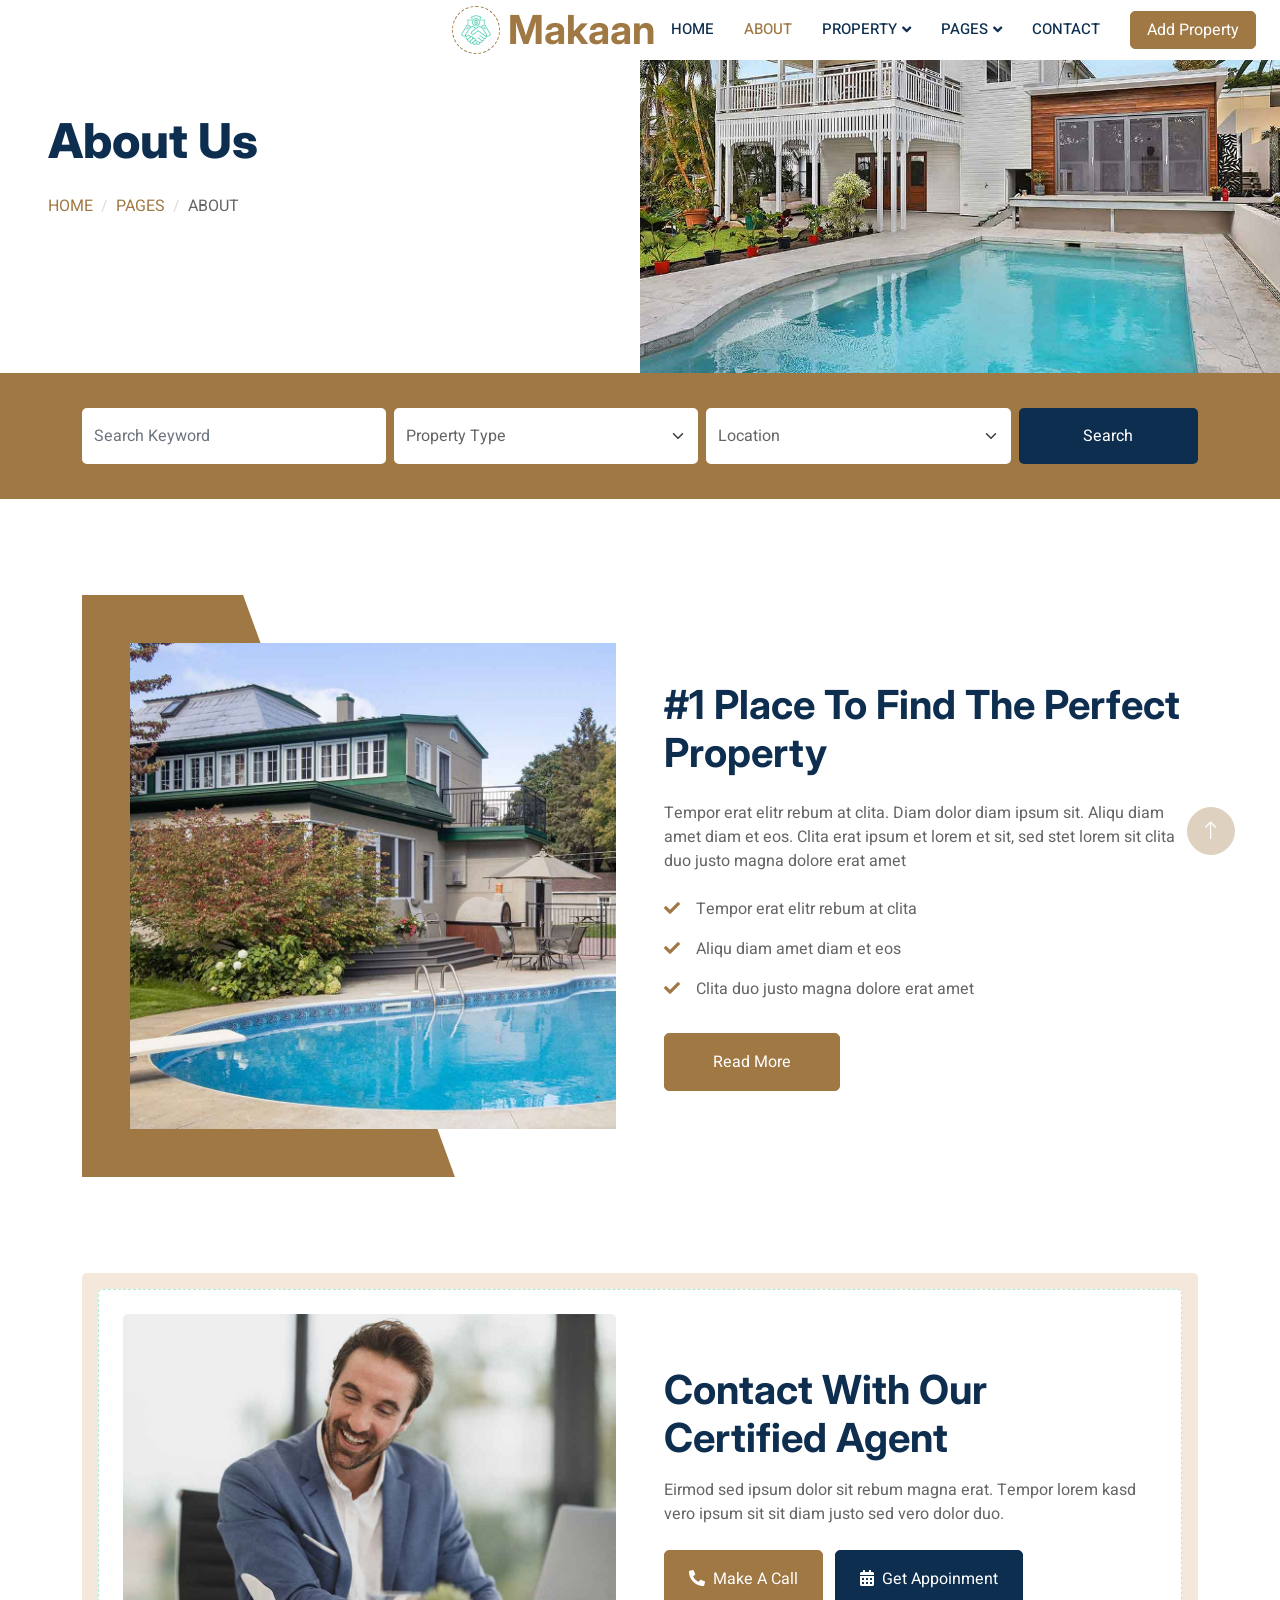
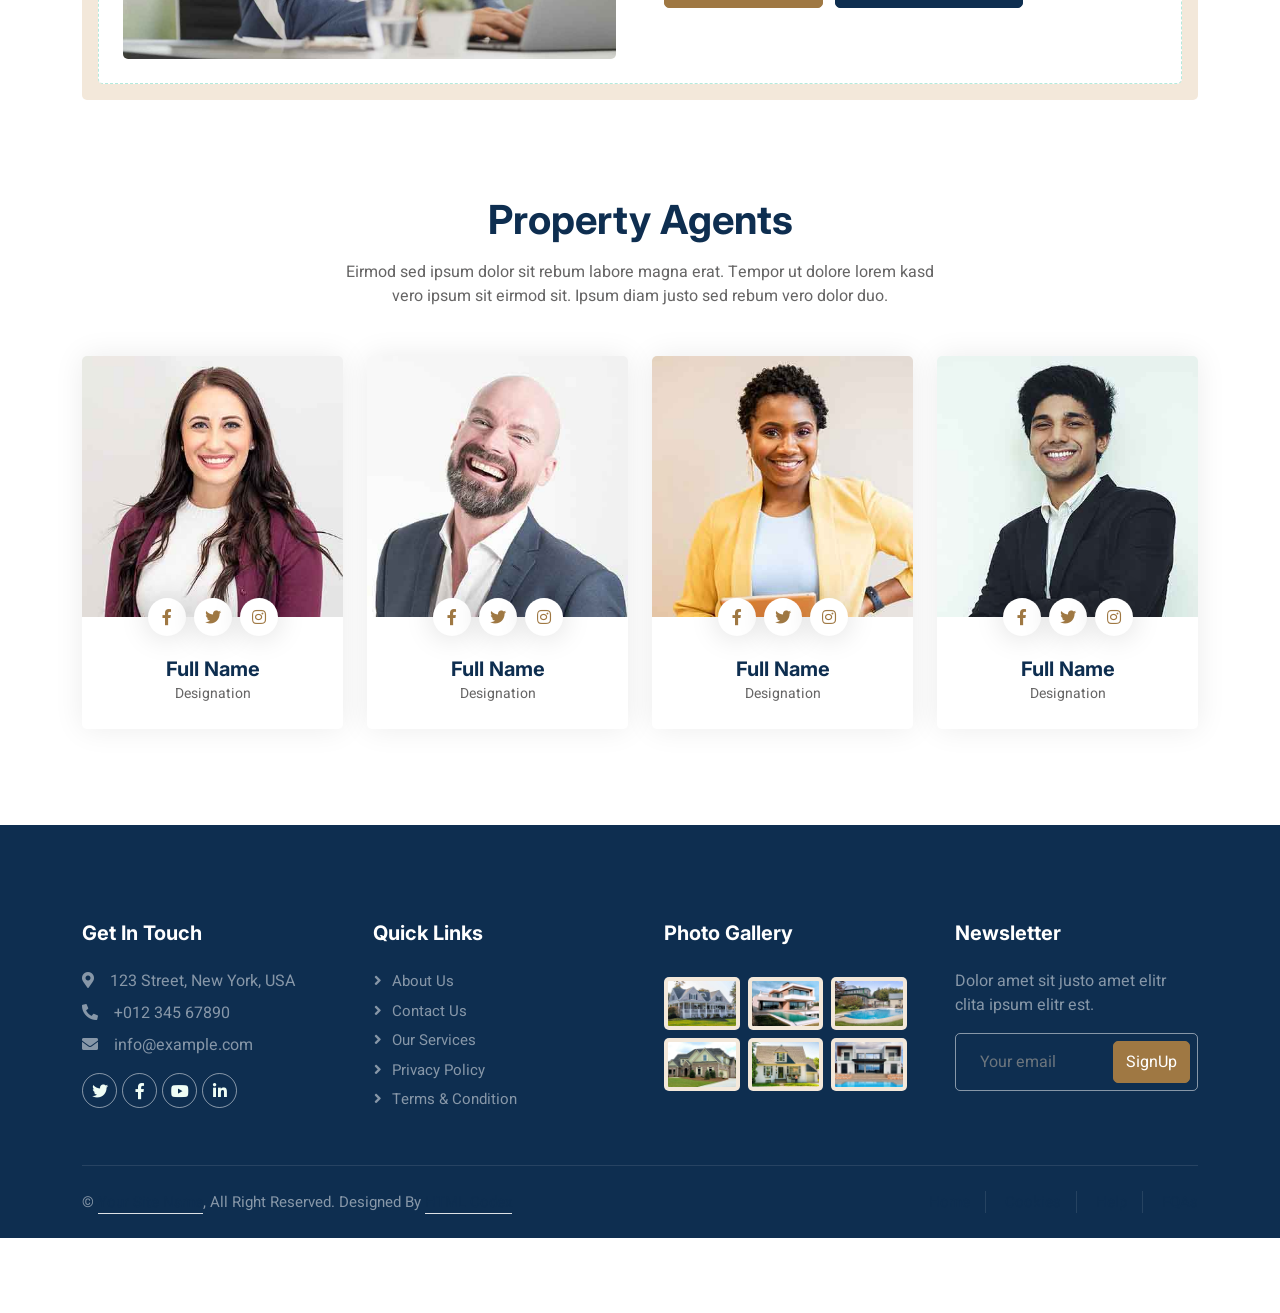
<file: about.html>
<!DOCTYPE html>
<html lang="en">

<head>
    <meta charset="utf-8">
    <title>Makaan - Real Estate HTML Template</title>
    <meta content="width=device-width, initial-scale=1.0" name="viewport">
    <meta content="" name="keywords">
    <meta content="" name="description">

    <!-- Favicon -->
    <link href="img/favicon.ico" rel="icon">

    <!-- Google Web Fonts -->
    <link rel="preconnect" href="https://fonts.googleapis.com">
    <link rel="preconnect" href="https://fonts.gstatic.com" crossorigin>
    <link href="https://fonts.googleapis.com/css2?family=Heebo:wght@400;500;600&family=Inter:wght@700;800&display=swap" rel="stylesheet">
    
    <!-- Icon Font Stylesheet -->
    <link href="https://cdnjs.cloudflare.com/ajax/libs/font-awesome/5.10.0/css/all.min.css" rel="stylesheet">
    <link href="https://cdn.jsdelivr.net/npm/bootstrap-icons@1.4.1/font/bootstrap-icons.css" rel="stylesheet">

    <!-- Libraries Stylesheet -->
    <link href="lib/animate/animate.min.css" rel="stylesheet">
    <link href="lib/owlcarousel/assets/owl.carousel.min.css" rel="stylesheet">

    <!-- Customized Bootstrap Stylesheet -->
    <link href="css/bootstrap.min.css" rel="stylesheet">

    <!-- Template Stylesheet -->
    <link href="css/style.css" rel="stylesheet">
</head>

<body>
    <div class="container-xxl bg-white p-0">
        <!-- Spinner Start -->
        <div id="spinner" class="show bg-white position-fixed translate-middle w-100 vh-100 top-50 start-50 d-flex align-items-center justify-content-center">
            <div class="spinner-border text-primary" style="width: 3rem; height: 3rem;" role="status">
                <span class="sr-only">Loading...</span>
            </div>
        </div>
        <!-- Spinner End -->


        <!-- Navbar Start -->
        <div class="container-fluid nav-bar bg-transparent">
            <nav class="navbar navbar-expand-lg bg-white navbar-light py-0 px-4">
                <a href="index.html" class="navbar-brand d-flex align-items-center text-center">
                    <div class="icon p-2 me-2">
                        <img class="img-fluid" src="img/icon-deal.png" alt="Icon" style="width: 30px; height: 30px;">
                    </div>
                    <h1 class="m-0 text-primary">Makaan</h1>
                </a>
                <button type="button" class="navbar-toggler" data-bs-toggle="collapse" data-bs-target="#navbarCollapse">
                    <span class="navbar-toggler-icon"></span>
                </button>
                <div class="collapse navbar-collapse" id="navbarCollapse">
                    <div class="navbar-nav ms-auto">
                        <a href="index.html" class="nav-item nav-link">Home</a>
                        <a href="about.html" class="nav-item nav-link active">About</a>
                        <div class="nav-item dropdown">
                            <a href="#" class="nav-link dropdown-toggle" data-bs-toggle="dropdown">Property</a>
                            <div class="dropdown-menu rounded-0 m-0">
                                <a href="property-list.html" class="dropdown-item">Property List</a>
                                <a href="property-type.html" class="dropdown-item">Property Type</a>
                                <a href="property-agent.html" class="dropdown-item">Property Agent</a>
                            </div>
                        </div>
                        <div class="nav-item dropdown">
                            <a href="#" class="nav-link dropdown-toggle" data-bs-toggle="dropdown">Pages</a>
                            <div class="dropdown-menu rounded-0 m-0">
                                <a href="testimonial.html" class="dropdown-item">Testimonial</a>
                                <a href="404.html" class="dropdown-item">404 Error</a>
                            </div>
                        </div>
                        <a href="contact.html" class="nav-item nav-link">Contact</a>
                    </div>
                    <a href="" class="btn btn-primary px-3 d-none d-lg-flex">Add Property</a>
                </div>
            </nav>
        </div>
        <!-- Navbar End -->


        <!-- Header Start -->
        <div class="container-fluid header bg-white p-0">
            <div class="row g-0 align-items-center flex-column-reverse flex-md-row">
                <div class="col-md-6 p-5 mt-lg-5">
                    <h1 class="display-5 animated fadeIn mb-4">About Us</h1> 
                        <nav aria-label="breadcrumb animated fadeIn">
                        <ol class="breadcrumb text-uppercase">
                            <li class="breadcrumb-item"><a href="#">Home</a></li>
                            <li class="breadcrumb-item"><a href="#">Pages</a></li>
                            <li class="breadcrumb-item text-body active" aria-current="page">About</li>
                        </ol>
                    </nav>
                </div>
                <div class="col-md-6 animated fadeIn">
                    <img class="img-fluid" src="img/header.jpg" alt="">
                </div>
            </div>
        </div>
        <!-- Header End -->


        <!-- Search Start -->
        <div class="container-fluid bg-primary mb-5 wow fadeIn" data-wow-delay="0.1s" style="padding: 35px;">
            <div class="container">
                <div class="row g-2">
                    <div class="col-md-10">
                        <div class="row g-2">
                            <div class="col-md-4">
                                <input type="text" class="form-control border-0 py-3" placeholder="Search Keyword">
                            </div>
                            <div class="col-md-4">
                                <select class="form-select border-0 py-3">
                                    <option selected>Property Type</option>
                                    <option value="1">Property Type 1</option>
                                    <option value="2">Property Type 2</option>
                                    <option value="3">Property Type 3</option>
                                </select>
                            </div>
                            <div class="col-md-4">
                                <select class="form-select border-0 py-3">
                                    <option selected>Location</option>
                                    <option value="1">Location 1</option>
                                    <option value="2">Location 2</option>
                                    <option value="3">Location 3</option>
                                </select>
                            </div>
                        </div>
                    </div>
                    <div class="col-md-2">
                        <button class="btn btn-dark border-0 w-100 py-3">Search</button>
                    </div>
                </div>
            </div>
        </div>
        <!-- Search End -->


        <!-- About Start -->
        <div class="container-xxl py-5">
            <div class="container">
                <div class="row g-5 align-items-center">
                    <div class="col-lg-6 wow fadeIn" data-wow-delay="0.1s">
                        <div class="about-img position-relative overflow-hidden p-5 pe-0">
                            <img class="img-fluid w-100" src="img/about.jpg">
                        </div>
                    </div>
                    <div class="col-lg-6 wow fadeIn" data-wow-delay="0.5s">
                        <h1 class="mb-4">#1 Place To Find The Perfect Property</h1>
                        <p class="mb-4">Tempor erat elitr rebum at clita. Diam dolor diam ipsum sit. Aliqu diam amet diam et eos. Clita erat ipsum et lorem et sit, sed stet lorem sit clita duo justo magna dolore erat amet</p>
                        <p><i class="fa fa-check text-primary me-3"></i>Tempor erat elitr rebum at clita</p>
                        <p><i class="fa fa-check text-primary me-3"></i>Aliqu diam amet diam et eos</p>
                        <p><i class="fa fa-check text-primary me-3"></i>Clita duo justo magna dolore erat amet</p>
                        <a class="btn btn-primary py-3 px-5 mt-3" href="">Read More</a>
                    </div>
                </div>
            </div>
        </div>
        <!-- About End -->


        <!-- Call to Action Start -->
        <div class="container-xxl py-5">
            <div class="container">
                <div class="bg-light rounded p-3">
                    <div class="bg-white rounded p-4" style="border: 1px dashed rgba(0, 185, 142, .3)">
                        <div class="row g-5 align-items-center">
                            <div class="col-lg-6 wow fadeIn" data-wow-delay="0.1s">
                                <img class="img-fluid rounded w-100" src="img/call-to-action.jpg" alt="">
                            </div>
                            <div class="col-lg-6 wow fadeIn" data-wow-delay="0.5s">
                                <div class="mb-4">
                                    <h1 class="mb-3">Contact With Our Certified Agent</h1>
                                    <p>Eirmod sed ipsum dolor sit rebum magna erat. Tempor lorem kasd vero ipsum sit sit diam justo sed vero dolor duo.</p>
                                </div>
                                <a href="" class="btn btn-primary py-3 px-4 me-2"><i class="fa fa-phone-alt me-2"></i>Make A Call</a>
                                <a href="" class="btn btn-dark py-3 px-4"><i class="fa fa-calendar-alt me-2"></i>Get Appoinment</a>
                            </div>
                        </div>
                    </div>
                </div>
            </div>
        </div>
        <!-- Call to Action End -->


        <!-- Team Start -->
        <div class="container-xxl py-5">
            <div class="container">
                <div class="text-center mx-auto mb-5 wow fadeInUp" data-wow-delay="0.1s" style="max-width: 600px;">
                    <h1 class="mb-3">Property Agents</h1>
                    <p>Eirmod sed ipsum dolor sit rebum labore magna erat. Tempor ut dolore lorem kasd vero ipsum sit eirmod sit. Ipsum diam justo sed rebum vero dolor duo.</p>
                </div>
                <div class="row g-4">
                    <div class="col-lg-3 col-md-6 wow fadeInUp" data-wow-delay="0.1s">
                        <div class="team-item rounded overflow-hidden">
                            <div class="position-relative">
                                <img class="img-fluid" src="img/team-1.jpg" alt="">
                                <div class="position-absolute start-50 top-100 translate-middle d-flex align-items-center">
                                    <a class="btn btn-square mx-1" href=""><i class="fab fa-facebook-f"></i></a>
                                    <a class="btn btn-square mx-1" href=""><i class="fab fa-twitter"></i></a>
                                    <a class="btn btn-square mx-1" href=""><i class="fab fa-instagram"></i></a>
                                </div>
                            </div>
                            <div class="text-center p-4 mt-3">
                                <h5 class="fw-bold mb-0">Full Name</h5>
                                <small>Designation</small>
                            </div>
                        </div>
                    </div>
                    <div class="col-lg-3 col-md-6 wow fadeInUp" data-wow-delay="0.3s">
                        <div class="team-item rounded overflow-hidden">
                            <div class="position-relative">
                                <img class="img-fluid" src="img/team-2.jpg" alt="">
                                <div class="position-absolute start-50 top-100 translate-middle d-flex align-items-center">
                                    <a class="btn btn-square mx-1" href=""><i class="fab fa-facebook-f"></i></a>
                                    <a class="btn btn-square mx-1" href=""><i class="fab fa-twitter"></i></a>
                                    <a class="btn btn-square mx-1" href=""><i class="fab fa-instagram"></i></a>
                                </div>
                            </div>
                            <div class="text-center p-4 mt-3">
                                <h5 class="fw-bold mb-0">Full Name</h5>
                                <small>Designation</small>
                            </div>
                        </div>
                    </div>
                    <div class="col-lg-3 col-md-6 wow fadeInUp" data-wow-delay="0.5s">
                        <div class="team-item rounded overflow-hidden">
                            <div class="position-relative">
                                <img class="img-fluid" src="img/team-3.jpg" alt="">
                                <div class="position-absolute start-50 top-100 translate-middle d-flex align-items-center">
                                    <a class="btn btn-square mx-1" href=""><i class="fab fa-facebook-f"></i></a>
                                    <a class="btn btn-square mx-1" href=""><i class="fab fa-twitter"></i></a>
                                    <a class="btn btn-square mx-1" href=""><i class="fab fa-instagram"></i></a>
                                </div>
                            </div>
                            <div class="text-center p-4 mt-3">
                                <h5 class="fw-bold mb-0">Full Name</h5>
                                <small>Designation</small>
                            </div>
                        </div>
                    </div>
                    <div class="col-lg-3 col-md-6 wow fadeInUp" data-wow-delay="0.7s">
                        <div class="team-item rounded overflow-hidden">
                            <div class="position-relative">
                                <img class="img-fluid" src="img/team-4.jpg" alt="">
                                <div class="position-absolute start-50 top-100 translate-middle d-flex align-items-center">
                                    <a class="btn btn-square mx-1" href=""><i class="fab fa-facebook-f"></i></a>
                                    <a class="btn btn-square mx-1" href=""><i class="fab fa-twitter"></i></a>
                                    <a class="btn btn-square mx-1" href=""><i class="fab fa-instagram"></i></a>
                                </div>
                            </div>
                            <div class="text-center p-4 mt-3">
                                <h5 class="fw-bold mb-0">Full Name</h5>
                                <small>Designation</small>
                            </div>
                        </div>
                    </div>
                </div>
            </div>
        </div>
        <!-- Team End -->
        

        <!-- Footer Start -->
        <div class="container-fluid bg-dark text-white-50 footer pt-5 mt-5 wow fadeIn" data-wow-delay="0.1s">
            <div class="container py-5">
                <div class="row g-5">
                    <div class="col-lg-3 col-md-6">
                        <h5 class="text-white mb-4">Get In Touch</h5>
                        <p class="mb-2"><i class="fa fa-map-marker-alt me-3"></i>123 Street, New York, USA</p>
                        <p class="mb-2"><i class="fa fa-phone-alt me-3"></i>+012 345 67890</p>
                        <p class="mb-2"><i class="fa fa-envelope me-3"></i>info@example.com</p>
                        <div class="d-flex pt-2">
                            <a class="btn btn-outline-light btn-social" href=""><i class="fab fa-twitter"></i></a>
                            <a class="btn btn-outline-light btn-social" href=""><i class="fab fa-facebook-f"></i></a>
                            <a class="btn btn-outline-light btn-social" href=""><i class="fab fa-youtube"></i></a>
                            <a class="btn btn-outline-light btn-social" href=""><i class="fab fa-linkedin-in"></i></a>
                        </div>
                    </div>
                    <div class="col-lg-3 col-md-6">
                        <h5 class="text-white mb-4">Quick Links</h5>
                        <a class="btn btn-link text-white-50" href="">About Us</a>
                        <a class="btn btn-link text-white-50" href="">Contact Us</a>
                        <a class="btn btn-link text-white-50" href="">Our Services</a>
                        <a class="btn btn-link text-white-50" href="">Privacy Policy</a>
                        <a class="btn btn-link text-white-50" href="">Terms & Condition</a>
                    </div>
                    <div class="col-lg-3 col-md-6">
                        <h5 class="text-white mb-4">Photo Gallery</h5>
                        <div class="row g-2 pt-2">
                            <div class="col-4">
                                <img class="img-fluid rounded bg-light p-1" src="img/property-1.jpg" alt="">
                            </div>
                            <div class="col-4">
                                <img class="img-fluid rounded bg-light p-1" src="img/property-2.jpg" alt="">
                            </div>
                            <div class="col-4">
                                <img class="img-fluid rounded bg-light p-1" src="img/property-3.jpg" alt="">
                            </div>
                            <div class="col-4">
                                <img class="img-fluid rounded bg-light p-1" src="img/property-4.jpg" alt="">
                            </div>
                            <div class="col-4">
                                <img class="img-fluid rounded bg-light p-1" src="img/property-5.jpg" alt="">
                            </div>
                            <div class="col-4">
                                <img class="img-fluid rounded bg-light p-1" src="img/property-6.jpg" alt="">
                            </div>
                        </div>
                    </div>
                    <div class="col-lg-3 col-md-6">
                        <h5 class="text-white mb-4">Newsletter</h5>
                        <p>Dolor amet sit justo amet elitr clita ipsum elitr est.</p>
                        <div class="position-relative mx-auto" style="max-width: 400px;">
                            <input class="form-control bg-transparent w-100 py-3 ps-4 pe-5" type="text" placeholder="Your email">
                            <button type="button" class="btn btn-primary py-2 position-absolute top-0 end-0 mt-2 me-2">SignUp</button>
                        </div>
                    </div>
                </div>
            </div>
            <div class="container">
                <div class="copyright">
                    <div class="row">
                        <div class="col-md-6 text-center text-md-start mb-3 mb-md-0">
                            &copy; <a class="border-bottom" href="#">Your Site Name</a>, All Right Reserved. 
							
							<!--/*** This template is free as long as you keep the footer author’s credit link/attribution link/backlink. If you'd like to use the template without the footer author’s credit link/attribution link/backlink, you can purchase the Credit Removal License from "https://htmlcodex.com/credit-removal". Thank you for your support. ***/-->
							Designed By <a class="border-bottom" href="https://htmlcodex.com">HTML Codex</a>
                        </div>
                        <div class="col-md-6 text-center text-md-end">
                            <div class="footer-menu">
                                <a href="">Home</a>
                                <a href="">Cookies</a>
                                <a href="">Help</a>
                                <a href="">FQAs</a>
                            </div>
                        </div>
                    </div>
                </div>
            </div>
        </div>
        <!-- Footer End -->


        <!-- Back to Top -->
        <a href="#" class="btn btn-lg btn-primary btn-lg-square back-to-top"><i class="bi bi-arrow-up"></i></a>
    </div>

    <!-- JavaScript Libraries -->
    <script src="https://code.jquery.com/jquery-3.4.1.min.js"></script>
    <script src="https://cdn.jsdelivr.net/npm/bootstrap@5.0.0/dist/js/bootstrap.bundle.min.js"></script>
    <script src="lib/wow/wow.min.js"></script>
    <script src="lib/easing/easing.min.js"></script>
    <script src="lib/waypoints/waypoints.min.js"></script>
    <script src="lib/owlcarousel/owl.carousel.min.js"></script>

    <!-- Template Javascript -->
    <script src="js/main.js"></script>
</body>

</html>
</file>
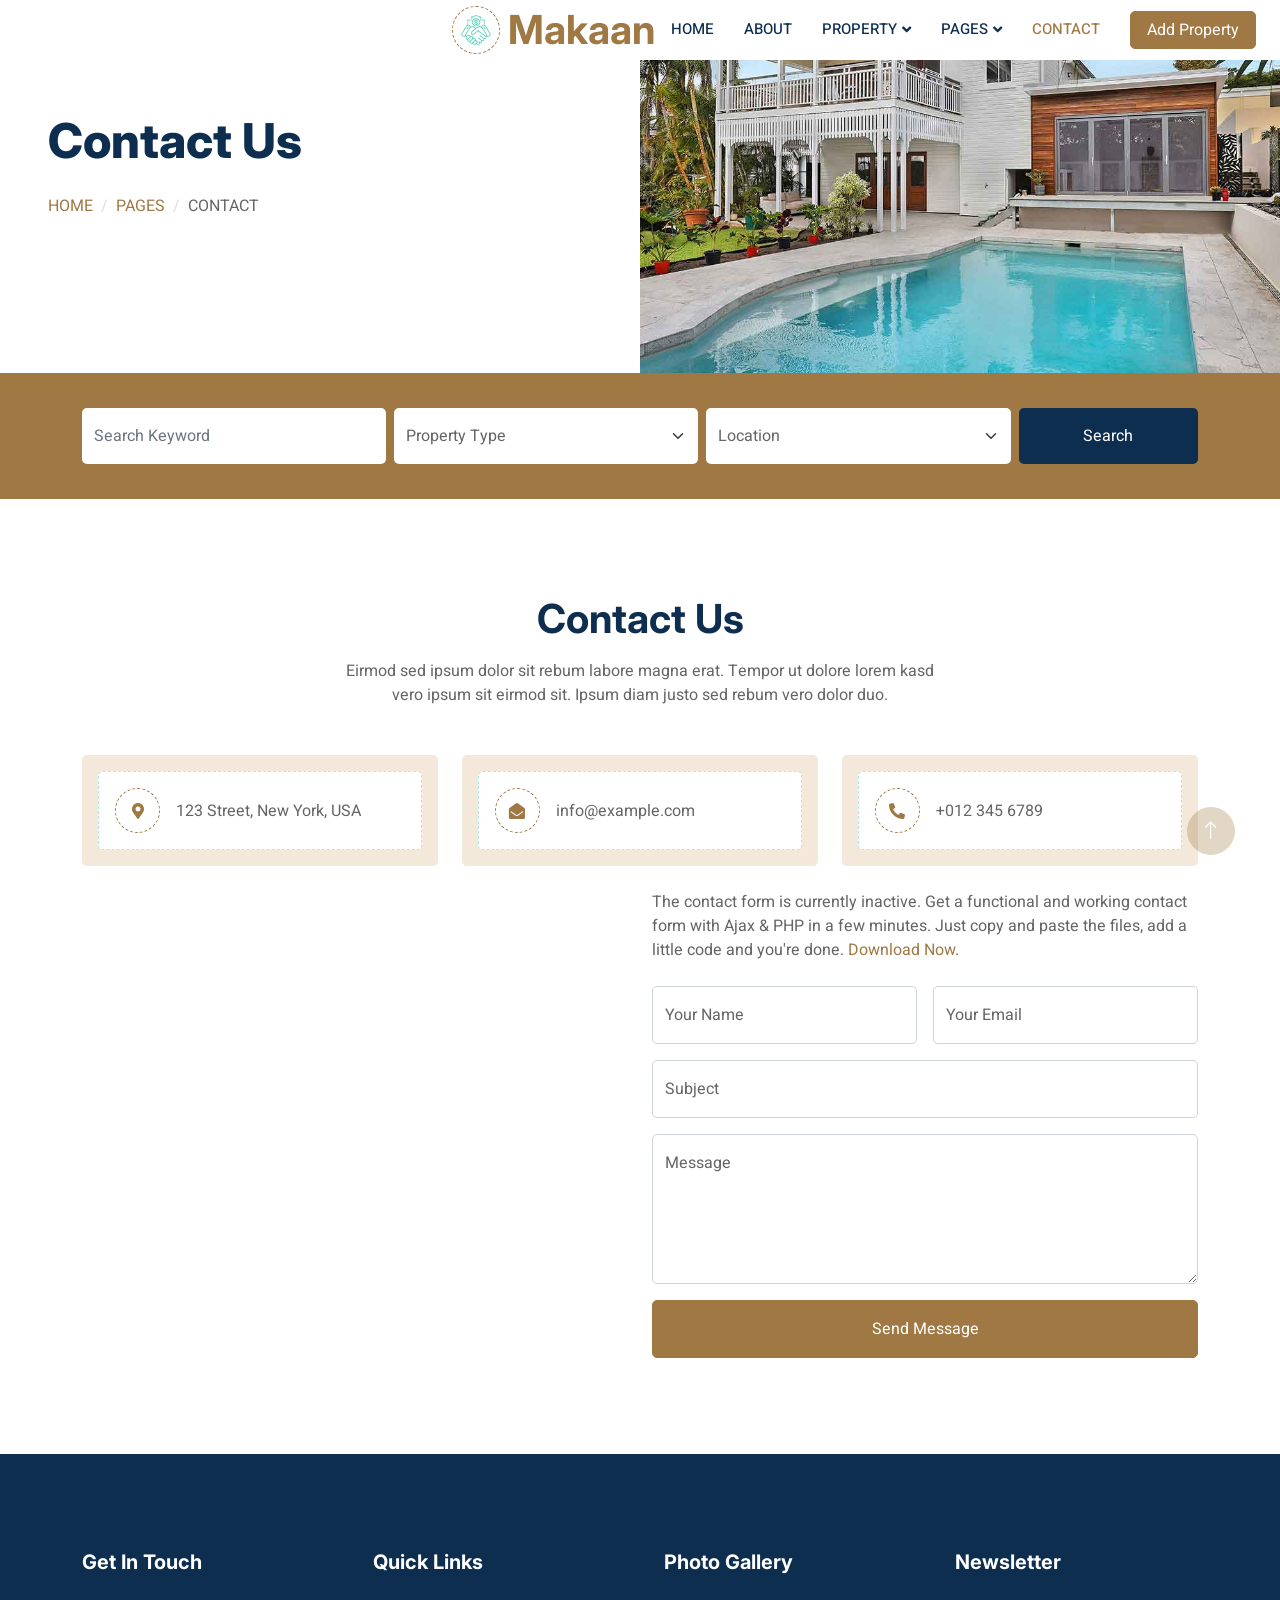
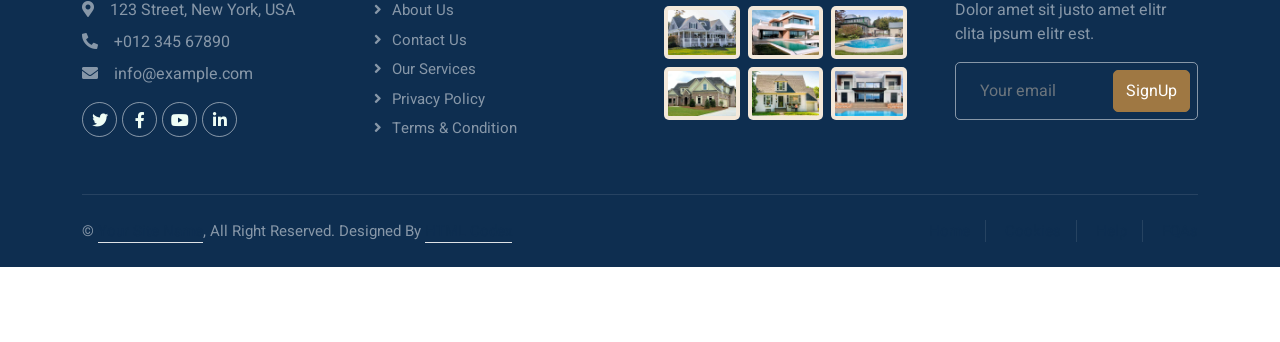
<file: contact.html>
<!DOCTYPE html>
<html lang="en">

<head>
    <meta charset="utf-8">
    <title>Makaan - Real Estate HTML Template</title>
    <meta content="width=device-width, initial-scale=1.0" name="viewport">
    <meta content="" name="keywords">
    <meta content="" name="description">

    <!-- Favicon -->
    <link href="img/favicon.ico" rel="icon">

    <!-- Google Web Fonts -->
    <link rel="preconnect" href="https://fonts.googleapis.com">
    <link rel="preconnect" href="https://fonts.gstatic.com" crossorigin>
    <link href="https://fonts.googleapis.com/css2?family=Heebo:wght@400;500;600&family=Inter:wght@700;800&display=swap" rel="stylesheet">
    
    <!-- Icon Font Stylesheet -->
    <link href="https://cdnjs.cloudflare.com/ajax/libs/font-awesome/5.10.0/css/all.min.css" rel="stylesheet">
    <link href="https://cdn.jsdelivr.net/npm/bootstrap-icons@1.4.1/font/bootstrap-icons.css" rel="stylesheet">

    <!-- Libraries Stylesheet -->
    <link href="lib/animate/animate.min.css" rel="stylesheet">
    <link href="lib/owlcarousel/assets/owl.carousel.min.css" rel="stylesheet">

    <!-- Customized Bootstrap Stylesheet -->
    <link href="css/bootstrap.min.css" rel="stylesheet">

    <!-- Template Stylesheet -->
    <link href="css/style.css" rel="stylesheet">
</head>

<body>
    <div class="container-xxl bg-white p-0">
        <!-- Spinner Start -->
        <div id="spinner" class="show bg-white position-fixed translate-middle w-100 vh-100 top-50 start-50 d-flex align-items-center justify-content-center">
            <div class="spinner-border text-primary" style="width: 3rem; height: 3rem;" role="status">
                <span class="sr-only">Loading...</span>
            </div>
        </div>
        <!-- Spinner End -->


        <!-- Navbar Start -->
        <div class="container-fluid nav-bar bg-transparent">
            <nav class="navbar navbar-expand-lg bg-white navbar-light py-0 px-4">
                <a href="index.html" class="navbar-brand d-flex align-items-center text-center">
                    <div class="icon p-2 me-2">
                        <img class="img-fluid" src="img/icon-deal.png" alt="Icon" style="width: 30px; height: 30px;">
                    </div>
                    <h1 class="m-0 text-primary">Makaan</h1>
                </a>
                <button type="button" class="navbar-toggler" data-bs-toggle="collapse" data-bs-target="#navbarCollapse">
                    <span class="navbar-toggler-icon"></span>
                </button>
                <div class="collapse navbar-collapse" id="navbarCollapse">
                    <div class="navbar-nav ms-auto">
                        <a href="index.html" class="nav-item nav-link">Home</a>
                        <a href="about.html" class="nav-item nav-link">About</a>
                        <div class="nav-item dropdown">
                            <a href="#" class="nav-link dropdown-toggle" data-bs-toggle="dropdown">Property</a>
                            <div class="dropdown-menu rounded-0 m-0">
                                <a href="property-list.html" class="dropdown-item">Property List</a>
                                <a href="property-type.html" class="dropdown-item">Property Type</a>
                                <a href="property-agent.html" class="dropdown-item">Property Agent</a>
                            </div>
                        </div>
                        <div class="nav-item dropdown">
                            <a href="#" class="nav-link dropdown-toggle" data-bs-toggle="dropdown">Pages</a>
                            <div class="dropdown-menu rounded-0 m-0">
                                <a href="testimonial.html" class="dropdown-item">Testimonial</a>
                                <a href="404.html" class="dropdown-item">404 Error</a>
                            </div>
                        </div>
                        <a href="contact.html" class="nav-item nav-link active">Contact</a>
                    </div>
                    <a href="" class="btn btn-primary px-3 d-none d-lg-flex">Add Property</a>
                </div>
            </nav>
        </div>
        <!-- Navbar End -->


        <!-- Header Start -->
        <div class="container-fluid header bg-white p-0">
            <div class="row g-0 align-items-center flex-column-reverse flex-md-row">
                <div class="col-md-6 p-5 mt-lg-5">
                    <h1 class="display-5 animated fadeIn mb-4">Contact Us</h1> 
                        <nav aria-label="breadcrumb animated fadeIn">
                        <ol class="breadcrumb text-uppercase">
                            <li class="breadcrumb-item"><a href="#">Home</a></li>
                            <li class="breadcrumb-item"><a href="#">Pages</a></li>
                            <li class="breadcrumb-item text-body active" aria-current="page">Contact</li>
                        </ol>
                    </nav>
                </div>
                <div class="col-md-6 animated fadeIn">
                    <img class="img-fluid" src="img/header.jpg" alt="">
                </div>
            </div>
        </div>
        <!-- Header End -->


        <!-- Search Start -->
        <div class="container-fluid bg-primary mb-5 wow fadeIn" data-wow-delay="0.1s" style="padding: 35px;">
            <div class="container">
                <div class="row g-2">
                    <div class="col-md-10">
                        <div class="row g-2">
                            <div class="col-md-4">
                                <input type="text" class="form-control border-0 py-3" placeholder="Search Keyword">
                            </div>
                            <div class="col-md-4">
                                <select class="form-select border-0 py-3">
                                    <option selected>Property Type</option>
                                    <option value="1">Property Type 1</option>
                                    <option value="2">Property Type 2</option>
                                    <option value="3">Property Type 3</option>
                                </select>
                            </div>
                            <div class="col-md-4">
                                <select class="form-select border-0 py-3">
                                    <option selected>Location</option>
                                    <option value="1">Location 1</option>
                                    <option value="2">Location 2</option>
                                    <option value="3">Location 3</option>
                                </select>
                            </div>
                        </div>
                    </div>
                    <div class="col-md-2">
                        <button class="btn btn-dark border-0 w-100 py-3">Search</button>
                    </div>
                </div>
            </div>
        </div>
        <!-- Search End -->


        <!-- Contact Start -->
        <div class="container-xxl py-5">
            <div class="container">
                <div class="text-center mx-auto mb-5 wow fadeInUp" data-wow-delay="0.1s" style="max-width: 600px;">
                    <h1 class="mb-3">Contact Us</h1>
                    <p>Eirmod sed ipsum dolor sit rebum labore magna erat. Tempor ut dolore lorem kasd vero ipsum sit eirmod sit. Ipsum diam justo sed rebum vero dolor duo.</p>
                </div>
                <div class="row g-4">
                    <div class="col-12">
                        <div class="row gy-4">
                            <div class="col-md-6 col-lg-4 wow fadeIn" data-wow-delay="0.1s">
                                <div class="bg-light rounded p-3">
                                    <div class="d-flex align-items-center bg-white rounded p-3" style="border: 1px dashed rgba(0, 185, 142, .3)">
                                        <div class="icon me-3" style="width: 45px; height: 45px;">
                                            <i class="fa fa-map-marker-alt text-primary"></i>
                                        </div>
                                        <span>123 Street, New York, USA</span>
                                    </div>
                                </div>
                            </div>
                            <div class="col-md-6 col-lg-4 wow fadeIn" data-wow-delay="0.3s">
                                <div class="bg-light rounded p-3">
                                    <div class="d-flex align-items-center bg-white rounded p-3" style="border: 1px dashed rgba(0, 185, 142, .3)">
                                        <div class="icon me-3" style="width: 45px; height: 45px;">
                                            <i class="fa fa-envelope-open text-primary"></i>
                                        </div>
                                        <span>info@example.com</span>
                                    </div>
                                </div>
                            </div>
                            <div class="col-md-6 col-lg-4 wow fadeIn" data-wow-delay="0.5s">
                                <div class="bg-light rounded p-3">
                                    <div class="d-flex align-items-center bg-white rounded p-3" style="border: 1px dashed rgba(0, 185, 142, .3)">
                                        <div class="icon me-3" style="width: 45px; height: 45px;">
                                            <i class="fa fa-phone-alt text-primary"></i>
                                        </div>
                                        <span>+012 345 6789</span>
                                    </div>
                                </div>
                            </div>
                        </div>
                    </div>
                    <div class="col-md-6 wow fadeInUp" data-wow-delay="0.1s">
                        <iframe class="position-relative rounded w-100 h-100"
                            src="https://www.google.com/maps/embed?pb=!1m18!1m12!1m3!1d3001156.4288297426!2d-78.01371936852176!3d42.72876761954724!2m3!1f0!2f0!3f0!3m2!1i1024!2i768!4f13.1!3m3!1m2!1s0x4ccc4bf0f123a5a9%3A0xddcfc6c1de189567!2sNew%20York%2C%20USA!5e0!3m2!1sen!2sbd!4v1603794290143!5m2!1sen!2sbd"
                            frameborder="0" style="min-height: 400px; border:0;" allowfullscreen="" aria-hidden="false"
                            tabindex="0"></iframe>
                    </div>
                    <div class="col-md-6">
                        <div class="wow fadeInUp" data-wow-delay="0.5s">
                            <p class="mb-4">The contact form is currently inactive. Get a functional and working contact form with Ajax & PHP in a few minutes. Just copy and paste the files, add a little code and you're done. <a href="https://htmlcodex.com/contact-form">Download Now</a>.</p>
                            <form>
                                <div class="row g-3">
                                    <div class="col-md-6">
                                        <div class="form-floating">
                                            <input type="text" class="form-control" id="name" placeholder="Your Name">
                                            <label for="name">Your Name</label>
                                        </div>
                                    </div>
                                    <div class="col-md-6">
                                        <div class="form-floating">
                                            <input type="email" class="form-control" id="email" placeholder="Your Email">
                                            <label for="email">Your Email</label>
                                        </div>
                                    </div>
                                    <div class="col-12">
                                        <div class="form-floating">
                                            <input type="text" class="form-control" id="subject" placeholder="Subject">
                                            <label for="subject">Subject</label>
                                        </div>
                                    </div>
                                    <div class="col-12">
                                        <div class="form-floating">
                                            <textarea class="form-control" placeholder="Leave a message here" id="message" style="height: 150px"></textarea>
                                            <label for="message">Message</label>
                                        </div>
                                    </div>
                                    <div class="col-12">
                                        <button class="btn btn-primary w-100 py-3" type="submit">Send Message</button>
                                    </div>
                                </div>
                            </form>
                        </div>
                    </div>
                </div>
            </div>
        </div>
        <!-- Contact End -->


        <!-- Footer Start -->
        <div class="container-fluid bg-dark text-white-50 footer pt-5 mt-5 wow fadeIn" data-wow-delay="0.1s">
            <div class="container py-5">
                <div class="row g-5">
                    <div class="col-lg-3 col-md-6">
                        <h5 class="text-white mb-4">Get In Touch</h5>
                        <p class="mb-2"><i class="fa fa-map-marker-alt me-3"></i>123 Street, New York, USA</p>
                        <p class="mb-2"><i class="fa fa-phone-alt me-3"></i>+012 345 67890</p>
                        <p class="mb-2"><i class="fa fa-envelope me-3"></i>info@example.com</p>
                        <div class="d-flex pt-2">
                            <a class="btn btn-outline-light btn-social" href=""><i class="fab fa-twitter"></i></a>
                            <a class="btn btn-outline-light btn-social" href=""><i class="fab fa-facebook-f"></i></a>
                            <a class="btn btn-outline-light btn-social" href=""><i class="fab fa-youtube"></i></a>
                            <a class="btn btn-outline-light btn-social" href=""><i class="fab fa-linkedin-in"></i></a>
                        </div>
                    </div>
                    <div class="col-lg-3 col-md-6">
                        <h5 class="text-white mb-4">Quick Links</h5>
                        <a class="btn btn-link text-white-50" href="">About Us</a>
                        <a class="btn btn-link text-white-50" href="">Contact Us</a>
                        <a class="btn btn-link text-white-50" href="">Our Services</a>
                        <a class="btn btn-link text-white-50" href="">Privacy Policy</a>
                        <a class="btn btn-link text-white-50" href="">Terms & Condition</a>
                    </div>
                    <div class="col-lg-3 col-md-6">
                        <h5 class="text-white mb-4">Photo Gallery</h5>
                        <div class="row g-2 pt-2">
                            <div class="col-4">
                                <img class="img-fluid rounded bg-light p-1" src="img/property-1.jpg" alt="">
                            </div>
                            <div class="col-4">
                                <img class="img-fluid rounded bg-light p-1" src="img/property-2.jpg" alt="">
                            </div>
                            <div class="col-4">
                                <img class="img-fluid rounded bg-light p-1" src="img/property-3.jpg" alt="">
                            </div>
                            <div class="col-4">
                                <img class="img-fluid rounded bg-light p-1" src="img/property-4.jpg" alt="">
                            </div>
                            <div class="col-4">
                                <img class="img-fluid rounded bg-light p-1" src="img/property-5.jpg" alt="">
                            </div>
                            <div class="col-4">
                                <img class="img-fluid rounded bg-light p-1" src="img/property-6.jpg" alt="">
                            </div>
                        </div>
                    </div>
                    <div class="col-lg-3 col-md-6">
                        <h5 class="text-white mb-4">Newsletter</h5>
                        <p>Dolor amet sit justo amet elitr clita ipsum elitr est.</p>
                        <div class="position-relative mx-auto" style="max-width: 400px;">
                            <input class="form-control bg-transparent w-100 py-3 ps-4 pe-5" type="text" placeholder="Your email">
                            <button type="button" class="btn btn-primary py-2 position-absolute top-0 end-0 mt-2 me-2">SignUp</button>
                        </div>
                    </div>
                </div>
            </div>
            <div class="container">
                <div class="copyright">
                    <div class="row">
                        <div class="col-md-6 text-center text-md-start mb-3 mb-md-0">
                            &copy; <a class="border-bottom" href="#">Your Site Name</a>, All Right Reserved. 
							
							<!--/*** This template is free as long as you keep the footer author’s credit link/attribution link/backlink. If you'd like to use the template without the footer author’s credit link/attribution link/backlink, you can purchase the Credit Removal License from "https://htmlcodex.com/credit-removal". Thank you for your support. ***/-->
							Designed By <a class="border-bottom" href="https://htmlcodex.com">HTML Codex</a>
                        </div>
                        <div class="col-md-6 text-center text-md-end">
                            <div class="footer-menu">
                                <a href="">Home</a>
                                <a href="">Cookies</a>
                                <a href="">Help</a>
                                <a href="">FQAs</a>
                            </div>
                        </div>
                    </div>
                </div>
            </div>
        </div>
        <!-- Footer End -->


        <!-- Back to Top -->
        <a href="#" class="btn btn-lg btn-primary btn-lg-square back-to-top"><i class="bi bi-arrow-up"></i></a>
    </div>

    <!-- JavaScript Libraries -->
    <script src="https://code.jquery.com/jquery-3.4.1.min.js"></script>
    <script src="https://cdn.jsdelivr.net/npm/bootstrap@5.0.0/dist/js/bootstrap.bundle.min.js"></script>
    <script src="lib/wow/wow.min.js"></script>
    <script src="lib/easing/easing.min.js"></script>
    <script src="lib/waypoints/waypoints.min.js"></script>
    <script src="lib/owlcarousel/owl.carousel.min.js"></script>

    <!-- Template Javascript -->
    <script src="js/main.js"></script>
</body>

</html>
</file>
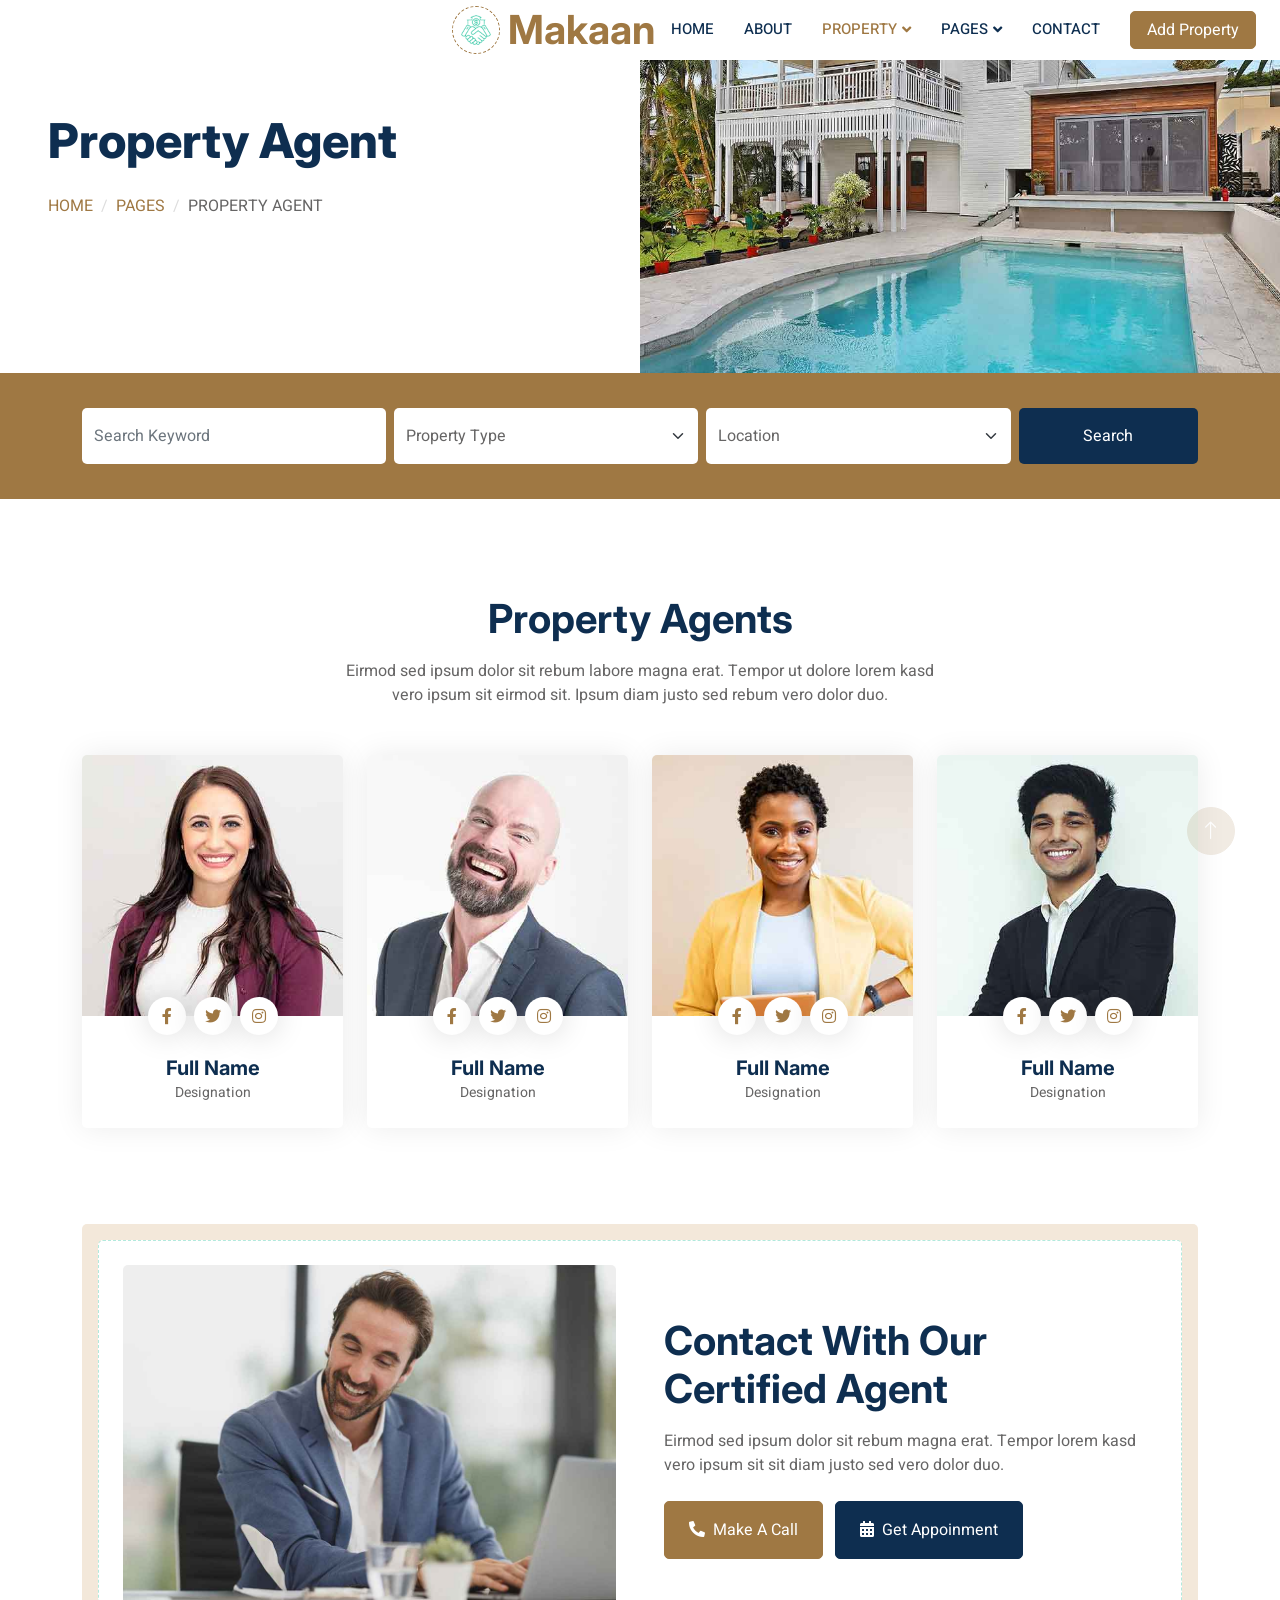
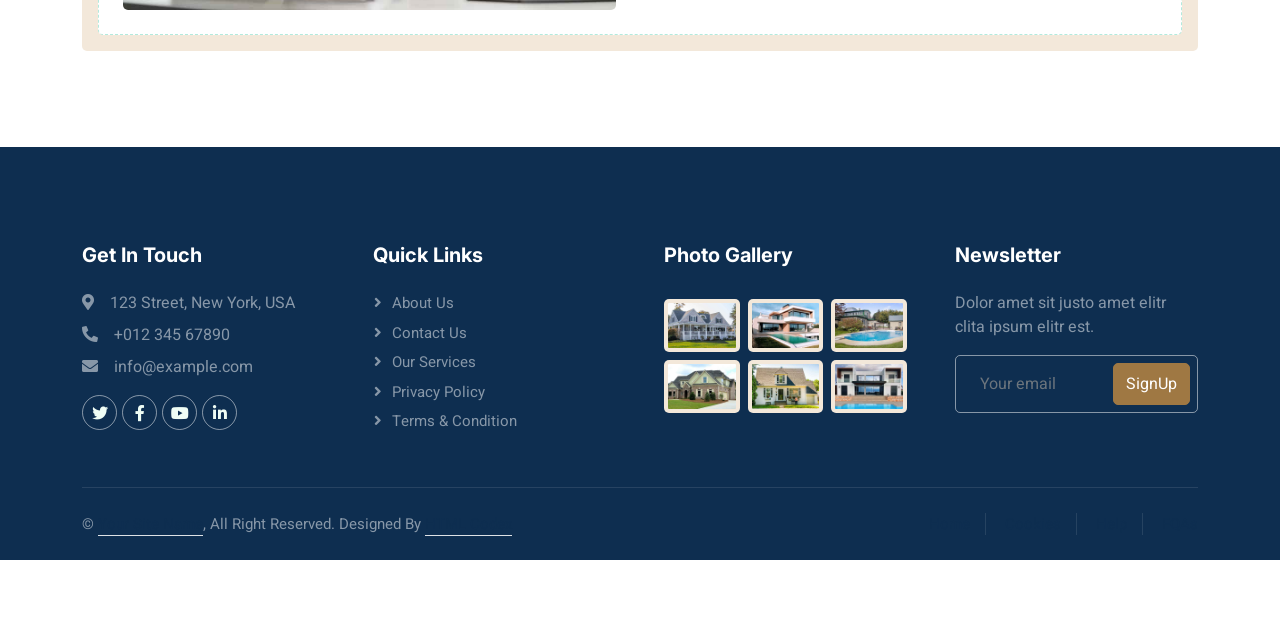
<file: property-agent.html>
<!DOCTYPE html>
<html lang="en">

<head>
    <meta charset="utf-8">
    <title>Makaan - Real Estate HTML Template</title>
    <meta content="width=device-width, initial-scale=1.0" name="viewport">
    <meta content="" name="keywords">
    <meta content="" name="description">

    <!-- Favicon -->
    <link href="img/favicon.ico" rel="icon">

    <!-- Google Web Fonts -->
    <link rel="preconnect" href="https://fonts.googleapis.com">
    <link rel="preconnect" href="https://fonts.gstatic.com" crossorigin>
    <link href="https://fonts.googleapis.com/css2?family=Heebo:wght@400;500;600&family=Inter:wght@700;800&display=swap" rel="stylesheet">
    
    <!-- Icon Font Stylesheet -->
    <link href="https://cdnjs.cloudflare.com/ajax/libs/font-awesome/5.10.0/css/all.min.css" rel="stylesheet">
    <link href="https://cdn.jsdelivr.net/npm/bootstrap-icons@1.4.1/font/bootstrap-icons.css" rel="stylesheet">

    <!-- Libraries Stylesheet -->
    <link href="lib/animate/animate.min.css" rel="stylesheet">
    <link href="lib/owlcarousel/assets/owl.carousel.min.css" rel="stylesheet">

    <!-- Customized Bootstrap Stylesheet -->
    <link href="css/bootstrap.min.css" rel="stylesheet">

    <!-- Template Stylesheet -->
    <link href="css/style.css" rel="stylesheet">
</head>

<body>
    <div class="container-xxl bg-white p-0">
        <!-- Spinner Start -->
        <div id="spinner" class="show bg-white position-fixed translate-middle w-100 vh-100 top-50 start-50 d-flex align-items-center justify-content-center">
            <div class="spinner-border text-primary" style="width: 3rem; height: 3rem;" role="status">
                <span class="sr-only">Loading...</span>
            </div>
        </div>
        <!-- Spinner End -->


        <!-- Navbar Start -->
        <div class="container-fluid nav-bar bg-transparent">
            <nav class="navbar navbar-expand-lg bg-white navbar-light py-0 px-4">
                <a href="index.html" class="navbar-brand d-flex align-items-center text-center">
                    <div class="icon p-2 me-2">
                        <img class="img-fluid" src="img/icon-deal.png" alt="Icon" style="width: 30px; height: 30px;">
                    </div>
                    <h1 class="m-0 text-primary">Makaan</h1>
                </a>
                <button type="button" class="navbar-toggler" data-bs-toggle="collapse" data-bs-target="#navbarCollapse">
                    <span class="navbar-toggler-icon"></span>
                </button>
                <div class="collapse navbar-collapse" id="navbarCollapse">
                    <div class="navbar-nav ms-auto">
                        <a href="index.html" class="nav-item nav-link">Home</a>
                        <a href="about.html" class="nav-item nav-link">About</a>
                        <div class="nav-item dropdown">
                            <a href="#" class="nav-link dropdown-toggle active" data-bs-toggle="dropdown">Property</a>
                            <div class="dropdown-menu rounded-0 m-0">
                                <a href="property-list.html" class="dropdown-item">Property List</a>
                                <a href="property-type.html" class="dropdown-item">Property Type</a>
                                <a href="property-agent.html" class="dropdown-item active">Property Agent</a>
                            </div>
                        </div>
                        <div class="nav-item dropdown">
                            <a href="#" class="nav-link dropdown-toggle" data-bs-toggle="dropdown">Pages</a>
                            <div class="dropdown-menu rounded-0 m-0">
                                <a href="testimonial.html" class="dropdown-item">Testimonial</a>
                                <a href="404.html" class="dropdown-item">404 Error</a>
                            </div>
                        </div>
                        <a href="contact.html" class="nav-item nav-link">Contact</a>
                    </div>
                    <a href="" class="btn btn-primary px-3 d-none d-lg-flex">Add Property</a>
                </div>
            </nav>
        </div>
        <!-- Navbar End -->


        <!-- Header Start -->
        <div class="container-fluid header bg-white p-0">
            <div class="row g-0 align-items-center flex-column-reverse flex-md-row">
                <div class="col-md-6 p-5 mt-lg-5">
                    <h1 class="display-5 animated fadeIn mb-4">Property Agent</h1> 
                        <nav aria-label="breadcrumb animated fadeIn">
                        <ol class="breadcrumb text-uppercase">
                            <li class="breadcrumb-item"><a href="#">Home</a></li>
                            <li class="breadcrumb-item"><a href="#">Pages</a></li>
                            <li class="breadcrumb-item text-body active" aria-current="page">Property Agent</li>
                        </ol>
                    </nav>
                </div>
                <div class="col-md-6 animated fadeIn">
                    <img class="img-fluid" src="img/header.jpg" alt="">
                </div>
            </div>
        </div>
        <!-- Header End -->


        <!-- Search Start -->
        <div class="container-fluid bg-primary mb-5 wow fadeIn" data-wow-delay="0.1s" style="padding: 35px;">
            <div class="container">
                <div class="row g-2">
                    <div class="col-md-10">
                        <div class="row g-2">
                            <div class="col-md-4">
                                <input type="text" class="form-control border-0 py-3" placeholder="Search Keyword">
                            </div>
                            <div class="col-md-4">
                                <select class="form-select border-0 py-3">
                                    <option selected>Property Type</option>
                                    <option value="1">Property Type 1</option>
                                    <option value="2">Property Type 2</option>
                                    <option value="3">Property Type 3</option>
                                </select>
                            </div>
                            <div class="col-md-4">
                                <select class="form-select border-0 py-3">
                                    <option selected>Location</option>
                                    <option value="1">Location 1</option>
                                    <option value="2">Location 2</option>
                                    <option value="3">Location 3</option>
                                </select>
                            </div>
                        </div>
                    </div>
                    <div class="col-md-2">
                        <button class="btn btn-dark border-0 w-100 py-3">Search</button>
                    </div>
                </div>
            </div>
        </div>
        <!-- Search End -->


        <!-- Team Start -->
        <div class="container-xxl py-5">
            <div class="container">
                <div class="text-center mx-auto mb-5 wow fadeInUp" data-wow-delay="0.1s" style="max-width: 600px;">
                    <h1 class="mb-3">Property Agents</h1>
                    <p>Eirmod sed ipsum dolor sit rebum labore magna erat. Tempor ut dolore lorem kasd vero ipsum sit eirmod sit. Ipsum diam justo sed rebum vero dolor duo.</p>
                </div>
                <div class="row g-4">
                    <div class="col-lg-3 col-md-6 wow fadeInUp" data-wow-delay="0.1s">
                        <div class="team-item rounded overflow-hidden">
                            <div class="position-relative">
                                <img class="img-fluid" src="img/team-1.jpg" alt="">
                                <div class="position-absolute start-50 top-100 translate-middle d-flex align-items-center">
                                    <a class="btn btn-square mx-1" href=""><i class="fab fa-facebook-f"></i></a>
                                    <a class="btn btn-square mx-1" href=""><i class="fab fa-twitter"></i></a>
                                    <a class="btn btn-square mx-1" href=""><i class="fab fa-instagram"></i></a>
                                </div>
                            </div>
                            <div class="text-center p-4 mt-3">
                                <h5 class="fw-bold mb-0">Full Name</h5>
                                <small>Designation</small>
                            </div>
                        </div>
                    </div>
                    <div class="col-lg-3 col-md-6 wow fadeInUp" data-wow-delay="0.3s">
                        <div class="team-item rounded overflow-hidden">
                            <div class="position-relative">
                                <img class="img-fluid" src="img/team-2.jpg" alt="">
                                <div class="position-absolute start-50 top-100 translate-middle d-flex align-items-center">
                                    <a class="btn btn-square mx-1" href=""><i class="fab fa-facebook-f"></i></a>
                                    <a class="btn btn-square mx-1" href=""><i class="fab fa-twitter"></i></a>
                                    <a class="btn btn-square mx-1" href=""><i class="fab fa-instagram"></i></a>
                                </div>
                            </div>
                            <div class="text-center p-4 mt-3">
                                <h5 class="fw-bold mb-0">Full Name</h5>
                                <small>Designation</small>
                            </div>
                        </div>
                    </div>
                    <div class="col-lg-3 col-md-6 wow fadeInUp" data-wow-delay="0.5s">
                        <div class="team-item rounded overflow-hidden">
                            <div class="position-relative">
                                <img class="img-fluid" src="img/team-3.jpg" alt="">
                                <div class="position-absolute start-50 top-100 translate-middle d-flex align-items-center">
                                    <a class="btn btn-square mx-1" href=""><i class="fab fa-facebook-f"></i></a>
                                    <a class="btn btn-square mx-1" href=""><i class="fab fa-twitter"></i></a>
                                    <a class="btn btn-square mx-1" href=""><i class="fab fa-instagram"></i></a>
                                </div>
                            </div>
                            <div class="text-center p-4 mt-3">
                                <h5 class="fw-bold mb-0">Full Name</h5>
                                <small>Designation</small>
                            </div>
                        </div>
                    </div>
                    <div class="col-lg-3 col-md-6 wow fadeInUp" data-wow-delay="0.7s">
                        <div class="team-item rounded overflow-hidden">
                            <div class="position-relative">
                                <img class="img-fluid" src="img/team-4.jpg" alt="">
                                <div class="position-absolute start-50 top-100 translate-middle d-flex align-items-center">
                                    <a class="btn btn-square mx-1" href=""><i class="fab fa-facebook-f"></i></a>
                                    <a class="btn btn-square mx-1" href=""><i class="fab fa-twitter"></i></a>
                                    <a class="btn btn-square mx-1" href=""><i class="fab fa-instagram"></i></a>
                                </div>
                            </div>
                            <div class="text-center p-4 mt-3">
                                <h5 class="fw-bold mb-0">Full Name</h5>
                                <small>Designation</small>
                            </div>
                        </div>
                    </div>
                </div>
            </div>
        </div>
        <!-- Team End -->


        <!-- Call to Action Start -->
        <div class="container-xxl py-5">
            <div class="container">
                <div class="bg-light rounded p-3">
                    <div class="bg-white rounded p-4" style="border: 1px dashed rgba(0, 185, 142, .3)">
                        <div class="row g-5 align-items-center">
                            <div class="col-lg-6 wow fadeIn" data-wow-delay="0.1s">
                                <img class="img-fluid rounded w-100" src="img/call-to-action.jpg" alt="">
                            </div>
                            <div class="col-lg-6 wow fadeIn" data-wow-delay="0.5s">
                                <div class="mb-4">
                                    <h1 class="mb-3">Contact With Our Certified Agent</h1>
                                    <p>Eirmod sed ipsum dolor sit rebum magna erat. Tempor lorem kasd vero ipsum sit sit diam justo sed vero dolor duo.</p>
                                </div>
                                <a href="" class="btn btn-primary py-3 px-4 me-2"><i class="fa fa-phone-alt me-2"></i>Make A Call</a>
                                <a href="" class="btn btn-dark py-3 px-4"><i class="fa fa-calendar-alt me-2"></i>Get Appoinment</a>
                            </div>
                        </div>
                    </div>
                </div>
            </div>
        </div>
        <!-- Call to Action End -->
        

        <!-- Footer Start -->
        <div class="container-fluid bg-dark text-white-50 footer pt-5 mt-5 wow fadeIn" data-wow-delay="0.1s">
            <div class="container py-5">
                <div class="row g-5">
                    <div class="col-lg-3 col-md-6">
                        <h5 class="text-white mb-4">Get In Touch</h5>
                        <p class="mb-2"><i class="fa fa-map-marker-alt me-3"></i>123 Street, New York, USA</p>
                        <p class="mb-2"><i class="fa fa-phone-alt me-3"></i>+012 345 67890</p>
                        <p class="mb-2"><i class="fa fa-envelope me-3"></i>info@example.com</p>
                        <div class="d-flex pt-2">
                            <a class="btn btn-outline-light btn-social" href=""><i class="fab fa-twitter"></i></a>
                            <a class="btn btn-outline-light btn-social" href=""><i class="fab fa-facebook-f"></i></a>
                            <a class="btn btn-outline-light btn-social" href=""><i class="fab fa-youtube"></i></a>
                            <a class="btn btn-outline-light btn-social" href=""><i class="fab fa-linkedin-in"></i></a>
                        </div>
                    </div>
                    <div class="col-lg-3 col-md-6">
                        <h5 class="text-white mb-4">Quick Links</h5>
                        <a class="btn btn-link text-white-50" href="">About Us</a>
                        <a class="btn btn-link text-white-50" href="">Contact Us</a>
                        <a class="btn btn-link text-white-50" href="">Our Services</a>
                        <a class="btn btn-link text-white-50" href="">Privacy Policy</a>
                        <a class="btn btn-link text-white-50" href="">Terms & Condition</a>
                    </div>
                    <div class="col-lg-3 col-md-6">
                        <h5 class="text-white mb-4">Photo Gallery</h5>
                        <div class="row g-2 pt-2">
                            <div class="col-4">
                                <img class="img-fluid rounded bg-light p-1" src="img/property-1.jpg" alt="">
                            </div>
                            <div class="col-4">
                                <img class="img-fluid rounded bg-light p-1" src="img/property-2.jpg" alt="">
                            </div>
                            <div class="col-4">
                                <img class="img-fluid rounded bg-light p-1" src="img/property-3.jpg" alt="">
                            </div>
                            <div class="col-4">
                                <img class="img-fluid rounded bg-light p-1" src="img/property-4.jpg" alt="">
                            </div>
                            <div class="col-4">
                                <img class="img-fluid rounded bg-light p-1" src="img/property-5.jpg" alt="">
                            </div>
                            <div class="col-4">
                                <img class="img-fluid rounded bg-light p-1" src="img/property-6.jpg" alt="">
                            </div>
                        </div>
                    </div>
                    <div class="col-lg-3 col-md-6">
                        <h5 class="text-white mb-4">Newsletter</h5>
                        <p>Dolor amet sit justo amet elitr clita ipsum elitr est.</p>
                        <div class="position-relative mx-auto" style="max-width: 400px;">
                            <input class="form-control bg-transparent w-100 py-3 ps-4 pe-5" type="text" placeholder="Your email">
                            <button type="button" class="btn btn-primary py-2 position-absolute top-0 end-0 mt-2 me-2">SignUp</button>
                        </div>
                    </div>
                </div>
            </div>
            <div class="container">
                <div class="copyright">
                    <div class="row">
                        <div class="col-md-6 text-center text-md-start mb-3 mb-md-0">
                            &copy; <a class="border-bottom" href="#">Your Site Name</a>, All Right Reserved. 
							
							<!--/*** This template is free as long as you keep the footer author’s credit link/attribution link/backlink. If you'd like to use the template without the footer author’s credit link/attribution link/backlink, you can purchase the Credit Removal License from "https://htmlcodex.com/credit-removal". Thank you for your support. ***/-->
							Designed By <a class="border-bottom" href="https://htmlcodex.com">HTML Codex</a>
                        </div>
                        <div class="col-md-6 text-center text-md-end">
                            <div class="footer-menu">
                                <a href="">Home</a>
                                <a href="">Cookies</a>
                                <a href="">Help</a>
                                <a href="">FQAs</a>
                            </div>
                        </div>
                    </div>
                </div>
            </div>
        </div>
        <!-- Footer End -->


        <!-- Back to Top -->
        <a href="#" class="btn btn-lg btn-primary btn-lg-square back-to-top"><i class="bi bi-arrow-up"></i></a>
    </div>

    <!-- JavaScript Libraries -->
    <script src="https://code.jquery.com/jquery-3.4.1.min.js"></script>
    <script src="https://cdn.jsdelivr.net/npm/bootstrap@5.0.0/dist/js/bootstrap.bundle.min.js"></script>
    <script src="lib/wow/wow.min.js"></script>
    <script src="lib/easing/easing.min.js"></script>
    <script src="lib/waypoints/waypoints.min.js"></script>
    <script src="lib/owlcarousel/owl.carousel.min.js"></script>

    <!-- Template Javascript -->
    <script src="js/main.js"></script>
</body>

</html>
</file>
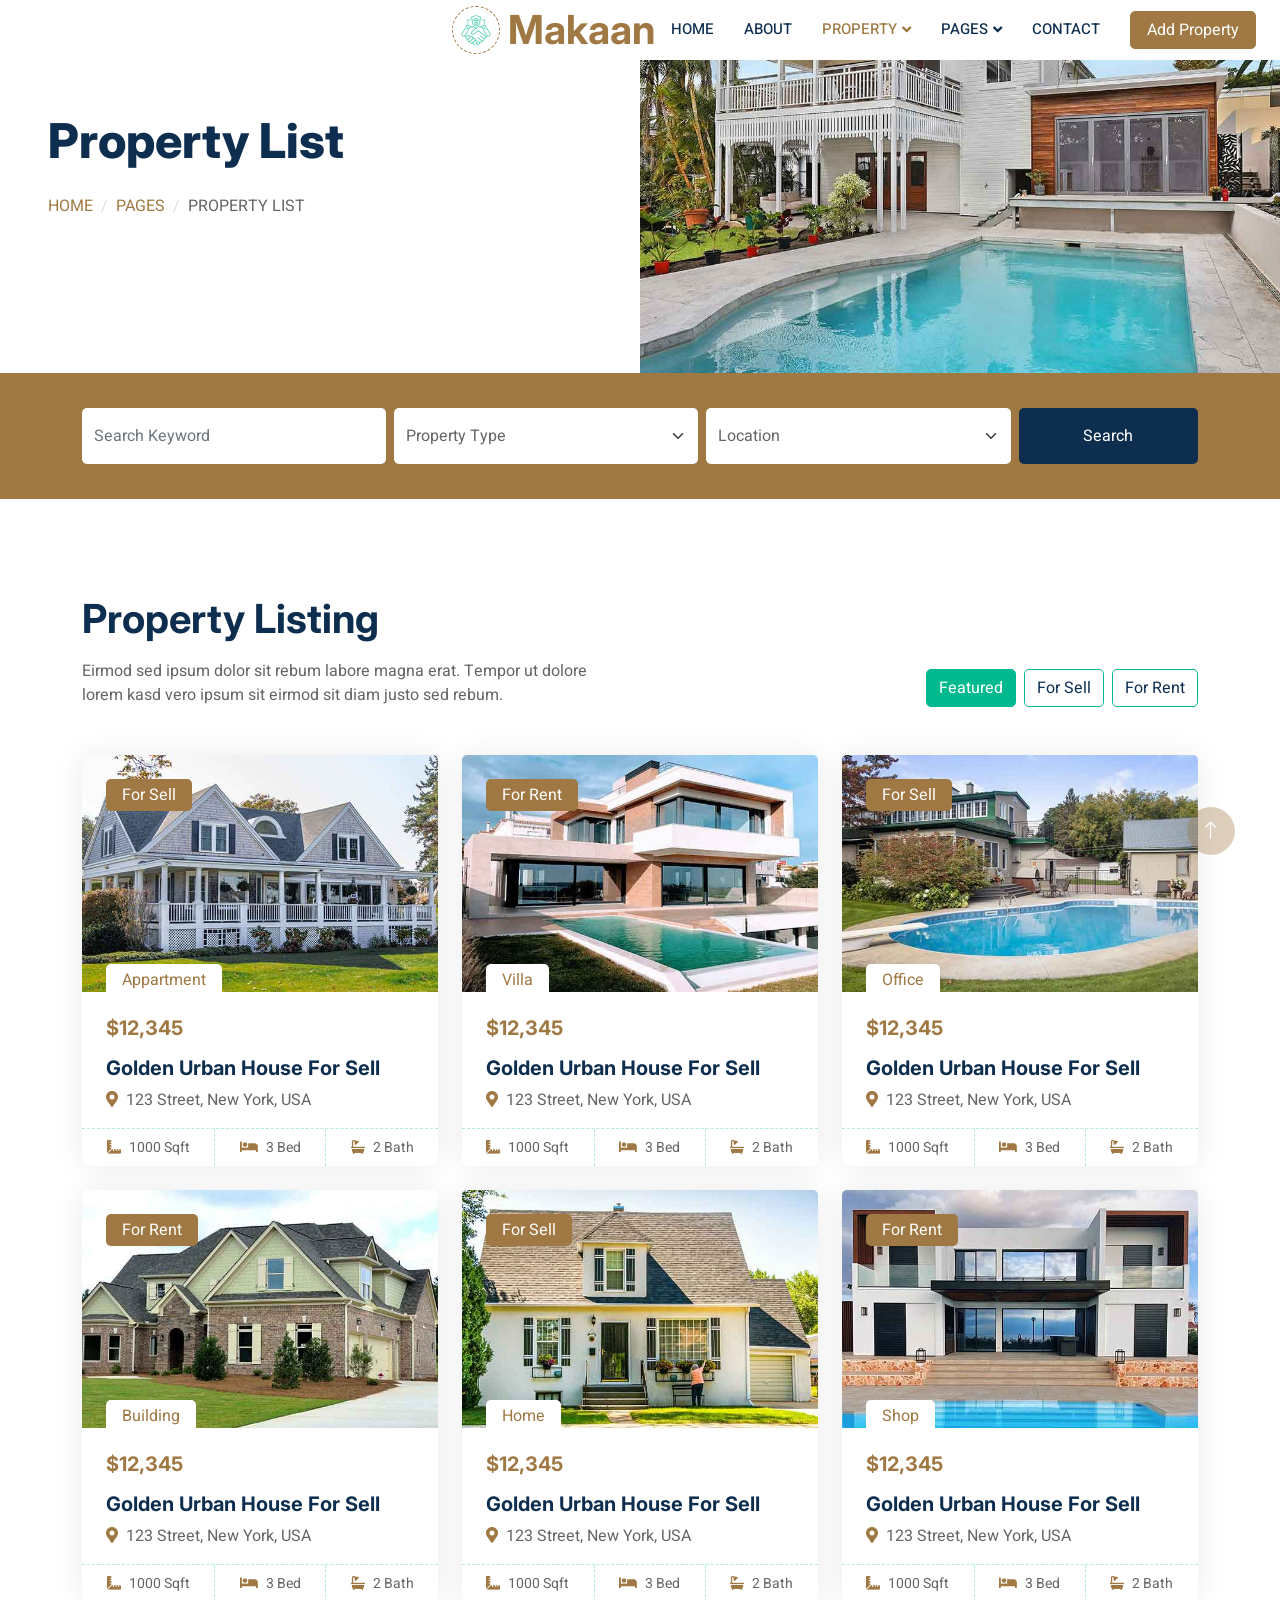
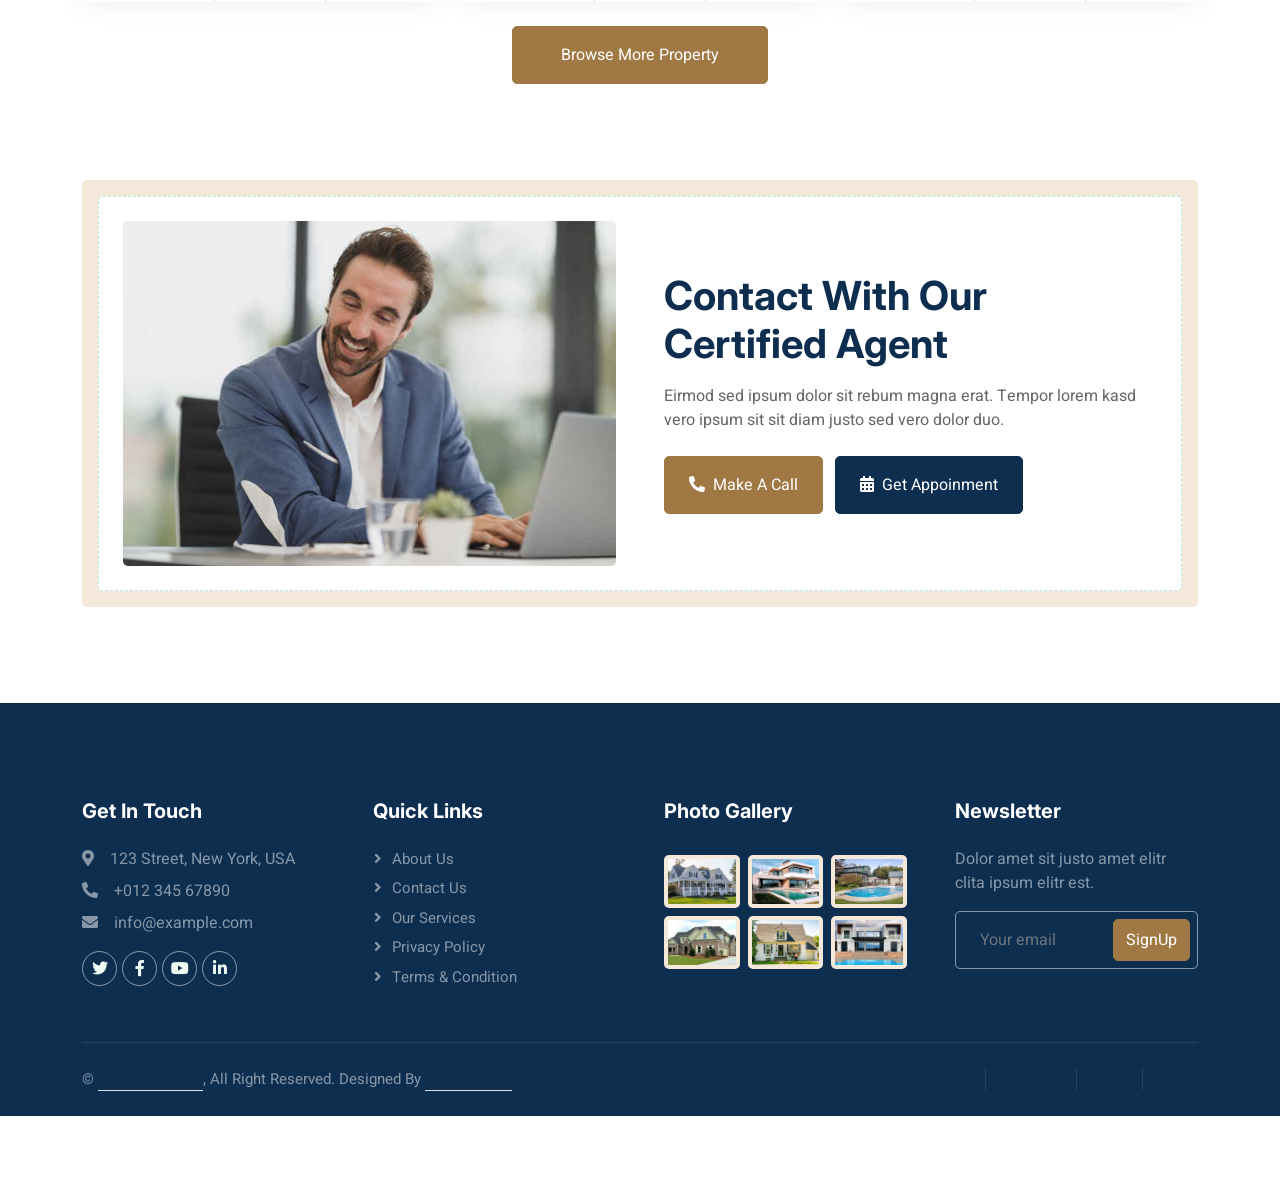
<file: property-list.html>
<!DOCTYPE html>
<html lang="en">

<head>
    <meta charset="utf-8">
    <title>Makaan - Real Estate HTML Template</title>
    <meta content="width=device-width, initial-scale=1.0" name="viewport">
    <meta content="" name="keywords">
    <meta content="" name="description">

    <!-- Favicon -->
    <link href="img/favicon.ico" rel="icon">

    <!-- Google Web Fonts -->
    <link rel="preconnect" href="https://fonts.googleapis.com">
    <link rel="preconnect" href="https://fonts.gstatic.com" crossorigin>
    <link href="https://fonts.googleapis.com/css2?family=Heebo:wght@400;500;600&family=Inter:wght@700;800&display=swap" rel="stylesheet">
    
    <!-- Icon Font Stylesheet -->
    <link href="https://cdnjs.cloudflare.com/ajax/libs/font-awesome/5.10.0/css/all.min.css" rel="stylesheet">
    <link href="https://cdn.jsdelivr.net/npm/bootstrap-icons@1.4.1/font/bootstrap-icons.css" rel="stylesheet">

    <!-- Libraries Stylesheet -->
    <link href="lib/animate/animate.min.css" rel="stylesheet">
    <link href="lib/owlcarousel/assets/owl.carousel.min.css" rel="stylesheet">

    <!-- Customized Bootstrap Stylesheet -->
    <link href="css/bootstrap.min.css" rel="stylesheet">

    <!-- Template Stylesheet -->
    <link href="css/style.css" rel="stylesheet">
</head>

<body>
    <div class="container-xxl bg-white p-0">
        <!-- Spinner Start -->
        <div id="spinner" class="show bg-white position-fixed translate-middle w-100 vh-100 top-50 start-50 d-flex align-items-center justify-content-center">
            <div class="spinner-border text-primary" style="width: 3rem; height: 3rem;" role="status">
                <span class="sr-only">Loading...</span>
            </div>
        </div>
        <!-- Spinner End -->


        <!-- Navbar Start -->
        <div class="container-fluid nav-bar bg-transparent">
            <nav class="navbar navbar-expand-lg bg-white navbar-light py-0 px-4">
                <a href="index.html" class="navbar-brand d-flex align-items-center text-center">
                    <div class="icon p-2 me-2">
                        <img class="img-fluid" src="img/icon-deal.png" alt="Icon" style="width: 30px; height: 30px;">
                    </div>
                    <h1 class="m-0 text-primary">Makaan</h1>
                </a>
                <button type="button" class="navbar-toggler" data-bs-toggle="collapse" data-bs-target="#navbarCollapse">
                    <span class="navbar-toggler-icon"></span>
                </button>
                <div class="collapse navbar-collapse" id="navbarCollapse">
                    <div class="navbar-nav ms-auto">
                        <a href="index.html" class="nav-item nav-link">Home</a>
                        <a href="about.html" class="nav-item nav-link">About</a>
                        <div class="nav-item dropdown">
                            <a href="#" class="nav-link dropdown-toggle active" data-bs-toggle="dropdown">Property</a>
                            <div class="dropdown-menu rounded-0 m-0">
                                <a href="property-list.html" class="dropdown-item active">Property List</a>
                                <a href="property-type.html" class="dropdown-item">Property Type</a>
                                <a href="property-agent.html" class="dropdown-item">Property Agent</a>
                            </div>
                        </div>
                        <div class="nav-item dropdown">
                            <a href="#" class="nav-link dropdown-toggle" data-bs-toggle="dropdown">Pages</a>
                            <div class="dropdown-menu rounded-0 m-0">
                                <a href="testimonial.html" class="dropdown-item">Testimonial</a>
                                <a href="404.html" class="dropdown-item">404 Error</a>
                            </div>
                        </div>
                        <a href="contact.html" class="nav-item nav-link">Contact</a>
                    </div>
                    <a href="" class="btn btn-primary px-3 d-none d-lg-flex">Add Property</a>
                </div>
            </nav>
        </div>
        <!-- Navbar End -->


        <!-- Header Start -->
        <div class="container-fluid header bg-white p-0">
            <div class="row g-0 align-items-center flex-column-reverse flex-md-row">
                <div class="col-md-6 p-5 mt-lg-5">
                    <h1 class="display-5 animated fadeIn mb-4">Property List</h1> 
                        <nav aria-label="breadcrumb animated fadeIn">
                        <ol class="breadcrumb text-uppercase">
                            <li class="breadcrumb-item"><a href="#">Home</a></li>
                            <li class="breadcrumb-item"><a href="#">Pages</a></li>
                            <li class="breadcrumb-item text-body active" aria-current="page">Property List</li>
                        </ol>
                    </nav>
                </div>
                <div class="col-md-6 animated fadeIn">
                    <img class="img-fluid" src="img/header.jpg" alt="">
                </div>
            </div>
        </div>
        <!-- Header End -->


        <!-- Search Start -->
        <div class="container-fluid bg-primary mb-5 wow fadeIn" data-wow-delay="0.1s" style="padding: 35px;">
            <div class="container">
                <div class="row g-2">
                    <div class="col-md-10">
                        <div class="row g-2">
                            <div class="col-md-4">
                                <input type="text" class="form-control border-0 py-3" placeholder="Search Keyword">
                            </div>
                            <div class="col-md-4">
                                <select class="form-select border-0 py-3">
                                    <option selected>Property Type</option>
                                    <option value="1">Property Type 1</option>
                                    <option value="2">Property Type 2</option>
                                    <option value="3">Property Type 3</option>
                                </select>
                            </div>
                            <div class="col-md-4">
                                <select class="form-select border-0 py-3">
                                    <option selected>Location</option>
                                    <option value="1">Location 1</option>
                                    <option value="2">Location 2</option>
                                    <option value="3">Location 3</option>
                                </select>
                            </div>
                        </div>
                    </div>
                    <div class="col-md-2">
                        <button class="btn btn-dark border-0 w-100 py-3">Search</button>
                    </div>
                </div>
            </div>
        </div>
        <!-- Search End -->


        <!-- Property List Start -->
        <div class="container-xxl py-5">
            <div class="container">
                <div class="row g-0 gx-5 align-items-end">
                    <div class="col-lg-6">
                        <div class="text-start mx-auto mb-5 wow slideInLeft" data-wow-delay="0.1s">
                            <h1 class="mb-3">Property Listing</h1>
                            <p>Eirmod sed ipsum dolor sit rebum labore magna erat. Tempor ut dolore lorem kasd vero ipsum sit eirmod sit diam justo sed rebum.</p>
                        </div>
                    </div>
                    <div class="col-lg-6 text-start text-lg-end wow slideInRight" data-wow-delay="0.1s">
                        <ul class="nav nav-pills d-inline-flex justify-content-end mb-5">
                            <li class="nav-item me-2">
                                <a class="btn btn-outline-primary active" data-bs-toggle="pill" href="#tab-1">Featured</a>
                            </li>
                            <li class="nav-item me-2">
                                <a class="btn btn-outline-primary" data-bs-toggle="pill" href="#tab-2">For Sell</a>
                            </li>
                            <li class="nav-item me-0">
                                <a class="btn btn-outline-primary" data-bs-toggle="pill" href="#tab-3">For Rent</a>
                            </li>
                        </ul>
                    </div>
                </div>
                <div class="tab-content">
                    <div id="tab-1" class="tab-pane fade show p-0 active">
                        <div class="row g-4">
                            <div class="col-lg-4 col-md-6 wow fadeInUp" data-wow-delay="0.1s">
                                <div class="property-item rounded overflow-hidden">
                                    <div class="position-relative overflow-hidden">
                                        <a href=""><img class="img-fluid" src="img/property-1.jpg" alt=""></a>
                                        <div class="bg-primary rounded text-white position-absolute start-0 top-0 m-4 py-1 px-3">For Sell</div>
                                        <div class="bg-white rounded-top text-primary position-absolute start-0 bottom-0 mx-4 pt-1 px-3">Appartment</div>
                                    </div>
                                    <div class="p-4 pb-0">
                                        <h5 class="text-primary mb-3">$12,345</h5>
                                        <a class="d-block h5 mb-2" href="">Golden Urban House For Sell</a>
                                        <p><i class="fa fa-map-marker-alt text-primary me-2"></i>123 Street, New York, USA</p>
                                    </div>
                                    <div class="d-flex border-top">
                                        <small class="flex-fill text-center border-end py-2"><i class="fa fa-ruler-combined text-primary me-2"></i>1000 Sqft</small>
                                        <small class="flex-fill text-center border-end py-2"><i class="fa fa-bed text-primary me-2"></i>3 Bed</small>
                                        <small class="flex-fill text-center py-2"><i class="fa fa-bath text-primary me-2"></i>2 Bath</small>
                                    </div>
                                </div>
                            </div>
                            <div class="col-lg-4 col-md-6 wow fadeInUp" data-wow-delay="0.3s">
                                <div class="property-item rounded overflow-hidden">
                                    <div class="position-relative overflow-hidden">
                                        <a href=""><img class="img-fluid" src="img/property-2.jpg" alt=""></a>
                                        <div class="bg-primary rounded text-white position-absolute start-0 top-0 m-4 py-1 px-3">For Rent</div>
                                        <div class="bg-white rounded-top text-primary position-absolute start-0 bottom-0 mx-4 pt-1 px-3">Villa</div>
                                    </div>
                                    <div class="p-4 pb-0">
                                        <h5 class="text-primary mb-3">$12,345</h5>
                                        <a class="d-block h5 mb-2" href="">Golden Urban House For Sell</a>
                                        <p><i class="fa fa-map-marker-alt text-primary me-2"></i>123 Street, New York, USA</p>
                                    </div>
                                    <div class="d-flex border-top">
                                        <small class="flex-fill text-center border-end py-2"><i class="fa fa-ruler-combined text-primary me-2"></i>1000 Sqft</small>
                                        <small class="flex-fill text-center border-end py-2"><i class="fa fa-bed text-primary me-2"></i>3 Bed</small>
                                        <small class="flex-fill text-center py-2"><i class="fa fa-bath text-primary me-2"></i>2 Bath</small>
                                    </div>
                                </div>
                            </div>
                            <div class="col-lg-4 col-md-6 wow fadeInUp" data-wow-delay="0.5s">
                                <div class="property-item rounded overflow-hidden">
                                    <div class="position-relative overflow-hidden">
                                        <a href=""><img class="img-fluid" src="img/property-3.jpg" alt=""></a>
                                        <div class="bg-primary rounded text-white position-absolute start-0 top-0 m-4 py-1 px-3">For Sell</div>
                                        <div class="bg-white rounded-top text-primary position-absolute start-0 bottom-0 mx-4 pt-1 px-3">Office</div>
                                    </div>
                                    <div class="p-4 pb-0">
                                        <h5 class="text-primary mb-3">$12,345</h5>
                                        <a class="d-block h5 mb-2" href="">Golden Urban House For Sell</a>
                                        <p><i class="fa fa-map-marker-alt text-primary me-2"></i>123 Street, New York, USA</p>
                                    </div>
                                    <div class="d-flex border-top">
                                        <small class="flex-fill text-center border-end py-2"><i class="fa fa-ruler-combined text-primary me-2"></i>1000 Sqft</small>
                                        <small class="flex-fill text-center border-end py-2"><i class="fa fa-bed text-primary me-2"></i>3 Bed</small>
                                        <small class="flex-fill text-center py-2"><i class="fa fa-bath text-primary me-2"></i>2 Bath</small>
                                    </div>
                                </div>
                            </div>
                            <div class="col-lg-4 col-md-6 wow fadeInUp" data-wow-delay="0.1s">
                                <div class="property-item rounded overflow-hidden">
                                    <div class="position-relative overflow-hidden">
                                        <a href=""><img class="img-fluid" src="img/property-4.jpg" alt=""></a>
                                        <div class="bg-primary rounded text-white position-absolute start-0 top-0 m-4 py-1 px-3">For Rent</div>
                                        <div class="bg-white rounded-top text-primary position-absolute start-0 bottom-0 mx-4 pt-1 px-3">Building</div>
                                    </div>
                                    <div class="p-4 pb-0">
                                        <h5 class="text-primary mb-3">$12,345</h5>
                                        <a class="d-block h5 mb-2" href="">Golden Urban House For Sell</a>
                                        <p><i class="fa fa-map-marker-alt text-primary me-2"></i>123 Street, New York, USA</p>
                                    </div>
                                    <div class="d-flex border-top">
                                        <small class="flex-fill text-center border-end py-2"><i class="fa fa-ruler-combined text-primary me-2"></i>1000 Sqft</small>
                                        <small class="flex-fill text-center border-end py-2"><i class="fa fa-bed text-primary me-2"></i>3 Bed</small>
                                        <small class="flex-fill text-center py-2"><i class="fa fa-bath text-primary me-2"></i>2 Bath</small>
                                    </div>
                                </div>
                            </div>
                            <div class="col-lg-4 col-md-6 wow fadeInUp" data-wow-delay="0.3s">
                                <div class="property-item rounded overflow-hidden">
                                    <div class="position-relative overflow-hidden">
                                        <a href=""><img class="img-fluid" src="img/property-5.jpg" alt=""></a>
                                        <div class="bg-primary rounded text-white position-absolute start-0 top-0 m-4 py-1 px-3">For Sell</div>
                                        <div class="bg-white rounded-top text-primary position-absolute start-0 bottom-0 mx-4 pt-1 px-3">Home</div>
                                    </div>
                                    <div class="p-4 pb-0">
                                        <h5 class="text-primary mb-3">$12,345</h5>
                                        <a class="d-block h5 mb-2" href="">Golden Urban House For Sell</a>
                                        <p><i class="fa fa-map-marker-alt text-primary me-2"></i>123 Street, New York, USA</p>
                                    </div>
                                    <div class="d-flex border-top">
                                        <small class="flex-fill text-center border-end py-2"><i class="fa fa-ruler-combined text-primary me-2"></i>1000 Sqft</small>
                                        <small class="flex-fill text-center border-end py-2"><i class="fa fa-bed text-primary me-2"></i>3 Bed</small>
                                        <small class="flex-fill text-center py-2"><i class="fa fa-bath text-primary me-2"></i>2 Bath</small>
                                    </div>
                                </div>
                            </div>
                            <div class="col-lg-4 col-md-6 wow fadeInUp" data-wow-delay="0.5s">
                                <div class="property-item rounded overflow-hidden">
                                    <div class="position-relative overflow-hidden">
                                        <a href=""><img class="img-fluid" src="img/property-6.jpg" alt=""></a>
                                        <div class="bg-primary rounded text-white position-absolute start-0 top-0 m-4 py-1 px-3">For Rent</div>
                                        <div class="bg-white rounded-top text-primary position-absolute start-0 bottom-0 mx-4 pt-1 px-3">Shop</div>
                                    </div>
                                    <div class="p-4 pb-0">
                                        <h5 class="text-primary mb-3">$12,345</h5>
                                        <a class="d-block h5 mb-2" href="">Golden Urban House For Sell</a>
                                        <p><i class="fa fa-map-marker-alt text-primary me-2"></i>123 Street, New York, USA</p>
                                    </div>
                                    <div class="d-flex border-top">
                                        <small class="flex-fill text-center border-end py-2"><i class="fa fa-ruler-combined text-primary me-2"></i>1000 Sqft</small>
                                        <small class="flex-fill text-center border-end py-2"><i class="fa fa-bed text-primary me-2"></i>3 Bed</small>
                                        <small class="flex-fill text-center py-2"><i class="fa fa-bath text-primary me-2"></i>2 Bath</small>
                                    </div>
                                </div>
                            </div>
                            <div class="col-12 text-center wow fadeInUp" data-wow-delay="0.1s">
                                <a class="btn btn-primary py-3 px-5" href="">Browse More Property</a>
                            </div>
                        </div>
                    </div>
                    <div id="tab-2" class="tab-pane fade show p-0">
                        <div class="row g-4">
                            <div class="col-lg-4 col-md-6">
                                <div class="property-item rounded overflow-hidden">
                                    <div class="position-relative overflow-hidden">
                                        <a href=""><img class="img-fluid" src="img/property-1.jpg" alt=""></a>
                                        <div class="bg-primary rounded text-white position-absolute start-0 top-0 m-4 py-1 px-3">For Sell</div>
                                        <div class="bg-white rounded-top text-primary position-absolute start-0 bottom-0 mx-4 pt-1 px-3">Appartment</div>
                                    </div>
                                    <div class="p-4 pb-0">
                                        <h5 class="text-primary mb-3">$12,345</h5>
                                        <a class="d-block h5 mb-2" href="">Golden Urban House For Sell</a>
                                        <p><i class="fa fa-map-marker-alt text-primary me-2"></i>123 Street, New York, USA</p>
                                    </div>
                                    <div class="d-flex border-top">
                                        <small class="flex-fill text-center border-end py-2"><i class="fa fa-ruler-combined text-primary me-2"></i>1000 Sqft</small>
                                        <small class="flex-fill text-center border-end py-2"><i class="fa fa-bed text-primary me-2"></i>3 Bed</small>
                                        <small class="flex-fill text-center py-2"><i class="fa fa-bath text-primary me-2"></i>2 Bath</small>
                                    </div>
                                </div>
                            </div>
                            <div class="col-lg-4 col-md-6">
                                <div class="property-item rounded overflow-hidden">
                                    <div class="position-relative overflow-hidden">
                                        <a href=""><img class="img-fluid" src="img/property-2.jpg" alt=""></a>
                                        <div class="bg-primary rounded text-white position-absolute start-0 top-0 m-4 py-1 px-3">For Rent</div>
                                        <div class="bg-white rounded-top text-primary position-absolute start-0 bottom-0 mx-4 pt-1 px-3">Villa</div>
                                    </div>
                                    <div class="p-4 pb-0">
                                        <h5 class="text-primary mb-3">$12,345</h5>
                                        <a class="d-block h5 mb-2" href="">Golden Urban House For Sell</a>
                                        <p><i class="fa fa-map-marker-alt text-primary me-2"></i>123 Street, New York, USA</p>
                                    </div>
                                    <div class="d-flex border-top">
                                        <small class="flex-fill text-center border-end py-2"><i class="fa fa-ruler-combined text-primary me-2"></i>1000 Sqft</small>
                                        <small class="flex-fill text-center border-end py-2"><i class="fa fa-bed text-primary me-2"></i>3 Bed</small>
                                        <small class="flex-fill text-center py-2"><i class="fa fa-bath text-primary me-2"></i>2 Bath</small>
                                    </div>
                                </div>
                            </div>
                            <div class="col-lg-4 col-md-6">
                                <div class="property-item rounded overflow-hidden">
                                    <div class="position-relative overflow-hidden">
                                        <a href=""><img class="img-fluid" src="img/property-3.jpg" alt=""></a>
                                        <div class="bg-primary rounded text-white position-absolute start-0 top-0 m-4 py-1 px-3">For Sell</div>
                                        <div class="bg-white rounded-top text-primary position-absolute start-0 bottom-0 mx-4 pt-1 px-3">Office</div>
                                    </div>
                                    <div class="p-4 pb-0">
                                        <h5 class="text-primary mb-3">$12,345</h5>
                                        <a class="d-block h5 mb-2" href="">Golden Urban House For Sell</a>
                                        <p><i class="fa fa-map-marker-alt text-primary me-2"></i>123 Street, New York, USA</p>
                                    </div>
                                    <div class="d-flex border-top">
                                        <small class="flex-fill text-center border-end py-2"><i class="fa fa-ruler-combined text-primary me-2"></i>1000 Sqft</small>
                                        <small class="flex-fill text-center border-end py-2"><i class="fa fa-bed text-primary me-2"></i>3 Bed</small>
                                        <small class="flex-fill text-center py-2"><i class="fa fa-bath text-primary me-2"></i>2 Bath</small>
                                    </div>
                                </div>
                            </div>
                            <div class="col-lg-4 col-md-6">
                                <div class="property-item rounded overflow-hidden">
                                    <div class="position-relative overflow-hidden">
                                        <a href=""><img class="img-fluid" src="img/property-4.jpg" alt=""></a>
                                        <div class="bg-primary rounded text-white position-absolute start-0 top-0 m-4 py-1 px-3">For Rent</div>
                                        <div class="bg-white rounded-top text-primary position-absolute start-0 bottom-0 mx-4 pt-1 px-3">Building</div>
                                    </div>
                                    <div class="p-4 pb-0">
                                        <h5 class="text-primary mb-3">$12,345</h5>
                                        <a class="d-block h5 mb-2" href="">Golden Urban House For Sell</a>
                                        <p><i class="fa fa-map-marker-alt text-primary me-2"></i>123 Street, New York, USA</p>
                                    </div>
                                    <div class="d-flex border-top">
                                        <small class="flex-fill text-center border-end py-2"><i class="fa fa-ruler-combined text-primary me-2"></i>1000 Sqft</small>
                                        <small class="flex-fill text-center border-end py-2"><i class="fa fa-bed text-primary me-2"></i>3 Bed</small>
                                        <small class="flex-fill text-center py-2"><i class="fa fa-bath text-primary me-2"></i>2 Bath</small>
                                    </div>
                                </div>
                            </div>
                            <div class="col-lg-4 col-md-6">
                                <div class="property-item rounded overflow-hidden">
                                    <div class="position-relative overflow-hidden">
                                        <a href=""><img class="img-fluid" src="img/property-5.jpg" alt=""></a>
                                        <div class="bg-primary rounded text-white position-absolute start-0 top-0 m-4 py-1 px-3">For Sell</div>
                                        <div class="bg-white rounded-top text-primary position-absolute start-0 bottom-0 mx-4 pt-1 px-3">Home</div>
                                    </div>
                                    <div class="p-4 pb-0">
                                        <h5 class="text-primary mb-3">$12,345</h5>
                                        <a class="d-block h5 mb-2" href="">Golden Urban House For Sell</a>
                                        <p><i class="fa fa-map-marker-alt text-primary me-2"></i>123 Street, New York, USA</p>
                                    </div>
                                    <div class="d-flex border-top">
                                        <small class="flex-fill text-center border-end py-2"><i class="fa fa-ruler-combined text-primary me-2"></i>1000 Sqft</small>
                                        <small class="flex-fill text-center border-end py-2"><i class="fa fa-bed text-primary me-2"></i>3 Bed</small>
                                        <small class="flex-fill text-center py-2"><i class="fa fa-bath text-primary me-2"></i>2 Bath</small>
                                    </div>
                                </div>
                            </div>
                            <div class="col-lg-4 col-md-6">
                                <div class="property-item rounded overflow-hidden">
                                    <div class="position-relative overflow-hidden">
                                        <a href=""><img class="img-fluid" src="img/property-6.jpg" alt=""></a>
                                        <div class="bg-primary rounded text-white position-absolute start-0 top-0 m-4 py-1 px-3">For Rent</div>
                                        <div class="bg-white rounded-top text-primary position-absolute start-0 bottom-0 mx-4 pt-1 px-3">Shop</div>
                                    </div>
                                    <div class="p-4 pb-0">
                                        <h5 class="text-primary mb-3">$12,345</h5>
                                        <a class="d-block h5 mb-2" href="">Golden Urban House For Sell</a>
                                        <p><i class="fa fa-map-marker-alt text-primary me-2"></i>123 Street, New York, USA</p>
                                    </div>
                                    <div class="d-flex border-top">
                                        <small class="flex-fill text-center border-end py-2"><i class="fa fa-ruler-combined text-primary me-2"></i>1000 Sqft</small>
                                        <small class="flex-fill text-center border-end py-2"><i class="fa fa-bed text-primary me-2"></i>3 Bed</small>
                                        <small class="flex-fill text-center py-2"><i class="fa fa-bath text-primary me-2"></i>2 Bath</small>
                                    </div>
                                </div>
                            </div>
                            <div class="col-12 text-center">
                                <a class="btn btn-primary py-3 px-5" href="">Browse More Property</a>
                            </div>
                        </div>
                    </div>
                    <div id="tab-3" class="tab-pane fade show p-0">
                        <div class="row g-4">
                            <div class="col-lg-4 col-md-6">
                                <div class="property-item rounded overflow-hidden">
                                    <div class="position-relative overflow-hidden">
                                        <a href=""><img class="img-fluid" src="img/property-1.jpg" alt=""></a>
                                        <div class="bg-primary rounded text-white position-absolute start-0 top-0 m-4 py-1 px-3">For Sell</div>
                                        <div class="bg-white rounded-top text-primary position-absolute start-0 bottom-0 mx-4 pt-1 px-3">Appartment</div>
                                    </div>
                                    <div class="p-4 pb-0">
                                        <h5 class="text-primary mb-3">$12,345</h5>
                                        <a class="d-block h5 mb-2" href="">Golden Urban House For Sell</a>
                                        <p><i class="fa fa-map-marker-alt text-primary me-2"></i>123 Street, New York, USA</p>
                                    </div>
                                    <div class="d-flex border-top">
                                        <small class="flex-fill text-center border-end py-2"><i class="fa fa-ruler-combined text-primary me-2"></i>1000 Sqft</small>
                                        <small class="flex-fill text-center border-end py-2"><i class="fa fa-bed text-primary me-2"></i>3 Bed</small>
                                        <small class="flex-fill text-center py-2"><i class="fa fa-bath text-primary me-2"></i>2 Bath</small>
                                    </div>
                                </div>
                            </div>
                            <div class="col-lg-4 col-md-6">
                                <div class="property-item rounded overflow-hidden">
                                    <div class="position-relative overflow-hidden">
                                        <a href=""><img class="img-fluid" src="img/property-2.jpg" alt=""></a>
                                        <div class="bg-primary rounded text-white position-absolute start-0 top-0 m-4 py-1 px-3">For Rent</div>
                                        <div class="bg-white rounded-top text-primary position-absolute start-0 bottom-0 mx-4 pt-1 px-3">Villa</div>
                                    </div>
                                    <div class="p-4 pb-0">
                                        <h5 class="text-primary mb-3">$12,345</h5>
                                        <a class="d-block h5 mb-2" href="">Golden Urban House For Sell</a>
                                        <p><i class="fa fa-map-marker-alt text-primary me-2"></i>123 Street, New York, USA</p>
                                    </div>
                                    <div class="d-flex border-top">
                                        <small class="flex-fill text-center border-end py-2"><i class="fa fa-ruler-combined text-primary me-2"></i>1000 Sqft</small>
                                        <small class="flex-fill text-center border-end py-2"><i class="fa fa-bed text-primary me-2"></i>3 Bed</small>
                                        <small class="flex-fill text-center py-2"><i class="fa fa-bath text-primary me-2"></i>2 Bath</small>
                                    </div>
                                </div>
                            </div>
                            <div class="col-lg-4 col-md-6">
                                <div class="property-item rounded overflow-hidden">
                                    <div class="position-relative overflow-hidden">
                                        <a href=""><img class="img-fluid" src="img/property-3.jpg" alt=""></a>
                                        <div class="bg-primary rounded text-white position-absolute start-0 top-0 m-4 py-1 px-3">For Sell</div>
                                        <div class="bg-white rounded-top text-primary position-absolute start-0 bottom-0 mx-4 pt-1 px-3">Office</div>
                                    </div>
                                    <div class="p-4 pb-0">
                                        <h5 class="text-primary mb-3">$12,345</h5>
                                        <a class="d-block h5 mb-2" href="">Golden Urban House For Sell</a>
                                        <p><i class="fa fa-map-marker-alt text-primary me-2"></i>123 Street, New York, USA</p>
                                    </div>
                                    <div class="d-flex border-top">
                                        <small class="flex-fill text-center border-end py-2"><i class="fa fa-ruler-combined text-primary me-2"></i>1000 Sqft</small>
                                        <small class="flex-fill text-center border-end py-2"><i class="fa fa-bed text-primary me-2"></i>3 Bed</small>
                                        <small class="flex-fill text-center py-2"><i class="fa fa-bath text-primary me-2"></i>2 Bath</small>
                                    </div>
                                </div>
                            </div>
                            <div class="col-lg-4 col-md-6">
                                <div class="property-item rounded overflow-hidden">
                                    <div class="position-relative overflow-hidden">
                                        <a href=""><img class="img-fluid" src="img/property-4.jpg" alt=""></a>
                                        <div class="bg-primary rounded text-white position-absolute start-0 top-0 m-4 py-1 px-3">For Rent</div>
                                        <div class="bg-white rounded-top text-primary position-absolute start-0 bottom-0 mx-4 pt-1 px-3">Building</div>
                                    </div>
                                    <div class="p-4 pb-0">
                                        <h5 class="text-primary mb-3">$12,345</h5>
                                        <a class="d-block h5 mb-2" href="">Golden Urban House For Sell</a>
                                        <p><i class="fa fa-map-marker-alt text-primary me-2"></i>123 Street, New York, USA</p>
                                    </div>
                                    <div class="d-flex border-top">
                                        <small class="flex-fill text-center border-end py-2"><i class="fa fa-ruler-combined text-primary me-2"></i>1000 Sqft</small>
                                        <small class="flex-fill text-center border-end py-2"><i class="fa fa-bed text-primary me-2"></i>3 Bed</small>
                                        <small class="flex-fill text-center py-2"><i class="fa fa-bath text-primary me-2"></i>2 Bath</small>
                                    </div>
                                </div>
                            </div>
                            <div class="col-lg-4 col-md-6">
                                <div class="property-item rounded overflow-hidden">
                                    <div class="position-relative overflow-hidden">
                                        <a href=""><img class="img-fluid" src="img/property-5.jpg" alt=""></a>
                                        <div class="bg-primary rounded text-white position-absolute start-0 top-0 m-4 py-1 px-3">For Sell</div>
                                        <div class="bg-white rounded-top text-primary position-absolute start-0 bottom-0 mx-4 pt-1 px-3">Home</div>
                                    </div>
                                    <div class="p-4 pb-0">
                                        <h5 class="text-primary mb-3">$12,345</h5>
                                        <a class="d-block h5 mb-2" href="">Golden Urban House For Sell</a>
                                        <p><i class="fa fa-map-marker-alt text-primary me-2"></i>123 Street, New York, USA</p>
                                    </div>
                                    <div class="d-flex border-top">
                                        <small class="flex-fill text-center border-end py-2"><i class="fa fa-ruler-combined text-primary me-2"></i>1000 Sqft</small>
                                        <small class="flex-fill text-center border-end py-2"><i class="fa fa-bed text-primary me-2"></i>3 Bed</small>
                                        <small class="flex-fill text-center py-2"><i class="fa fa-bath text-primary me-2"></i>2 Bath</small>
                                    </div>
                                </div>
                            </div>
                            <div class="col-lg-4 col-md-6">
                                <div class="property-item rounded overflow-hidden">
                                    <div class="position-relative overflow-hidden">
                                        <a href=""><img class="img-fluid" src="img/property-6.jpg" alt=""></a>
                                        <div class="bg-primary rounded text-white position-absolute start-0 top-0 m-4 py-1 px-3">For Rent</div>
                                        <div class="bg-white rounded-top text-primary position-absolute start-0 bottom-0 mx-4 pt-1 px-3">Shop</div>
                                    </div>
                                    <div class="p-4 pb-0">
                                        <h5 class="text-primary mb-3">$12,345</h5>
                                        <a class="d-block h5 mb-2" href="">Golden Urban House For Sell</a>
                                        <p><i class="fa fa-map-marker-alt text-primary me-2"></i>123 Street, New York, USA</p>
                                    </div>
                                    <div class="d-flex border-top">
                                        <small class="flex-fill text-center border-end py-2"><i class="fa fa-ruler-combined text-primary me-2"></i>1000 Sqft</small>
                                        <small class="flex-fill text-center border-end py-2"><i class="fa fa-bed text-primary me-2"></i>3 Bed</small>
                                        <small class="flex-fill text-center py-2"><i class="fa fa-bath text-primary me-2"></i>2 Bath</small>
                                    </div>
                                </div>
                            </div>
                            <div class="col-12 text-center">
                                <a class="btn btn-primary py-3 px-5" href="">Browse More Property</a>
                            </div>
                        </div>
                    </div>
                </div>
            </div>
        </div>
        <!-- Property List End -->


        <!-- Call to Action Start -->
        <div class="container-xxl py-5">
            <div class="container">
                <div class="bg-light rounded p-3">
                    <div class="bg-white rounded p-4" style="border: 1px dashed rgba(0, 185, 142, .3)">
                        <div class="row g-5 align-items-center">
                            <div class="col-lg-6 wow fadeIn" data-wow-delay="0.1s">
                                <img class="img-fluid rounded w-100" src="img/call-to-action.jpg" alt="">
                            </div>
                            <div class="col-lg-6 wow fadeIn" data-wow-delay="0.5s">
                                <div class="mb-4">
                                    <h1 class="mb-3">Contact With Our Certified Agent</h1>
                                    <p>Eirmod sed ipsum dolor sit rebum magna erat. Tempor lorem kasd vero ipsum sit sit diam justo sed vero dolor duo.</p>
                                </div>
                                <a href="" class="btn btn-primary py-3 px-4 me-2"><i class="fa fa-phone-alt me-2"></i>Make A Call</a>
                                <a href="" class="btn btn-dark py-3 px-4"><i class="fa fa-calendar-alt me-2"></i>Get Appoinment</a>
                            </div>
                        </div>
                    </div>
                </div>
            </div>
        </div>
        <!-- Call to Action End -->
        

        <!-- Footer Start -->
        <div class="container-fluid bg-dark text-white-50 footer pt-5 mt-5 wow fadeIn" data-wow-delay="0.1s">
            <div class="container py-5">
                <div class="row g-5">
                    <div class="col-lg-3 col-md-6">
                        <h5 class="text-white mb-4">Get In Touch</h5>
                        <p class="mb-2"><i class="fa fa-map-marker-alt me-3"></i>123 Street, New York, USA</p>
                        <p class="mb-2"><i class="fa fa-phone-alt me-3"></i>+012 345 67890</p>
                        <p class="mb-2"><i class="fa fa-envelope me-3"></i>info@example.com</p>
                        <div class="d-flex pt-2">
                            <a class="btn btn-outline-light btn-social" href=""><i class="fab fa-twitter"></i></a>
                            <a class="btn btn-outline-light btn-social" href=""><i class="fab fa-facebook-f"></i></a>
                            <a class="btn btn-outline-light btn-social" href=""><i class="fab fa-youtube"></i></a>
                            <a class="btn btn-outline-light btn-social" href=""><i class="fab fa-linkedin-in"></i></a>
                        </div>
                    </div>
                    <div class="col-lg-3 col-md-6">
                        <h5 class="text-white mb-4">Quick Links</h5>
                        <a class="btn btn-link text-white-50" href="">About Us</a>
                        <a class="btn btn-link text-white-50" href="">Contact Us</a>
                        <a class="btn btn-link text-white-50" href="">Our Services</a>
                        <a class="btn btn-link text-white-50" href="">Privacy Policy</a>
                        <a class="btn btn-link text-white-50" href="">Terms & Condition</a>
                    </div>
                    <div class="col-lg-3 col-md-6">
                        <h5 class="text-white mb-4">Photo Gallery</h5>
                        <div class="row g-2 pt-2">
                            <div class="col-4">
                                <img class="img-fluid rounded bg-light p-1" src="img/property-1.jpg" alt="">
                            </div>
                            <div class="col-4">
                                <img class="img-fluid rounded bg-light p-1" src="img/property-2.jpg" alt="">
                            </div>
                            <div class="col-4">
                                <img class="img-fluid rounded bg-light p-1" src="img/property-3.jpg" alt="">
                            </div>
                            <div class="col-4">
                                <img class="img-fluid rounded bg-light p-1" src="img/property-4.jpg" alt="">
                            </div>
                            <div class="col-4">
                                <img class="img-fluid rounded bg-light p-1" src="img/property-5.jpg" alt="">
                            </div>
                            <div class="col-4">
                                <img class="img-fluid rounded bg-light p-1" src="img/property-6.jpg" alt="">
                            </div>
                        </div>
                    </div>
                    <div class="col-lg-3 col-md-6">
                        <h5 class="text-white mb-4">Newsletter</h5>
                        <p>Dolor amet sit justo amet elitr clita ipsum elitr est.</p>
                        <div class="position-relative mx-auto" style="max-width: 400px;">
                            <input class="form-control bg-transparent w-100 py-3 ps-4 pe-5" type="text" placeholder="Your email">
                            <button type="button" class="btn btn-primary py-2 position-absolute top-0 end-0 mt-2 me-2">SignUp</button>
                        </div>
                    </div>
                </div>
            </div>
            <div class="container">
                <div class="copyright">
                    <div class="row">
                        <div class="col-md-6 text-center text-md-start mb-3 mb-md-0">
                            &copy; <a class="border-bottom" href="#">Your Site Name</a>, All Right Reserved. 
							
							<!--/*** This template is free as long as you keep the footer author’s credit link/attribution link/backlink. If you'd like to use the template without the footer author’s credit link/attribution link/backlink, you can purchase the Credit Removal License from "https://htmlcodex.com/credit-removal". Thank you for your support. ***/-->
							Designed By <a class="border-bottom" href="https://htmlcodex.com">HTML Codex</a>
                        </div>
                        <div class="col-md-6 text-center text-md-end">
                            <div class="footer-menu">
                                <a href="">Home</a>
                                <a href="">Cookies</a>
                                <a href="">Help</a>
                                <a href="">FQAs</a>
                            </div>
                        </div>
                    </div>
                </div>
            </div>
        </div>
        <!-- Footer End -->


        <!-- Back to Top -->
        <a href="#" class="btn btn-lg btn-primary btn-lg-square back-to-top"><i class="bi bi-arrow-up"></i></a>
    </div>

    <!-- JavaScript Libraries -->
    <script src="https://code.jquery.com/jquery-3.4.1.min.js"></script>
    <script src="https://cdn.jsdelivr.net/npm/bootstrap@5.0.0/dist/js/bootstrap.bundle.min.js"></script>
    <script src="lib/wow/wow.min.js"></script>
    <script src="lib/easing/easing.min.js"></script>
    <script src="lib/waypoints/waypoints.min.js"></script>
    <script src="lib/owlcarousel/owl.carousel.min.js"></script>

    <!-- Template Javascript -->
    <script src="js/main.js"></script>
</body>

</html>
</file>
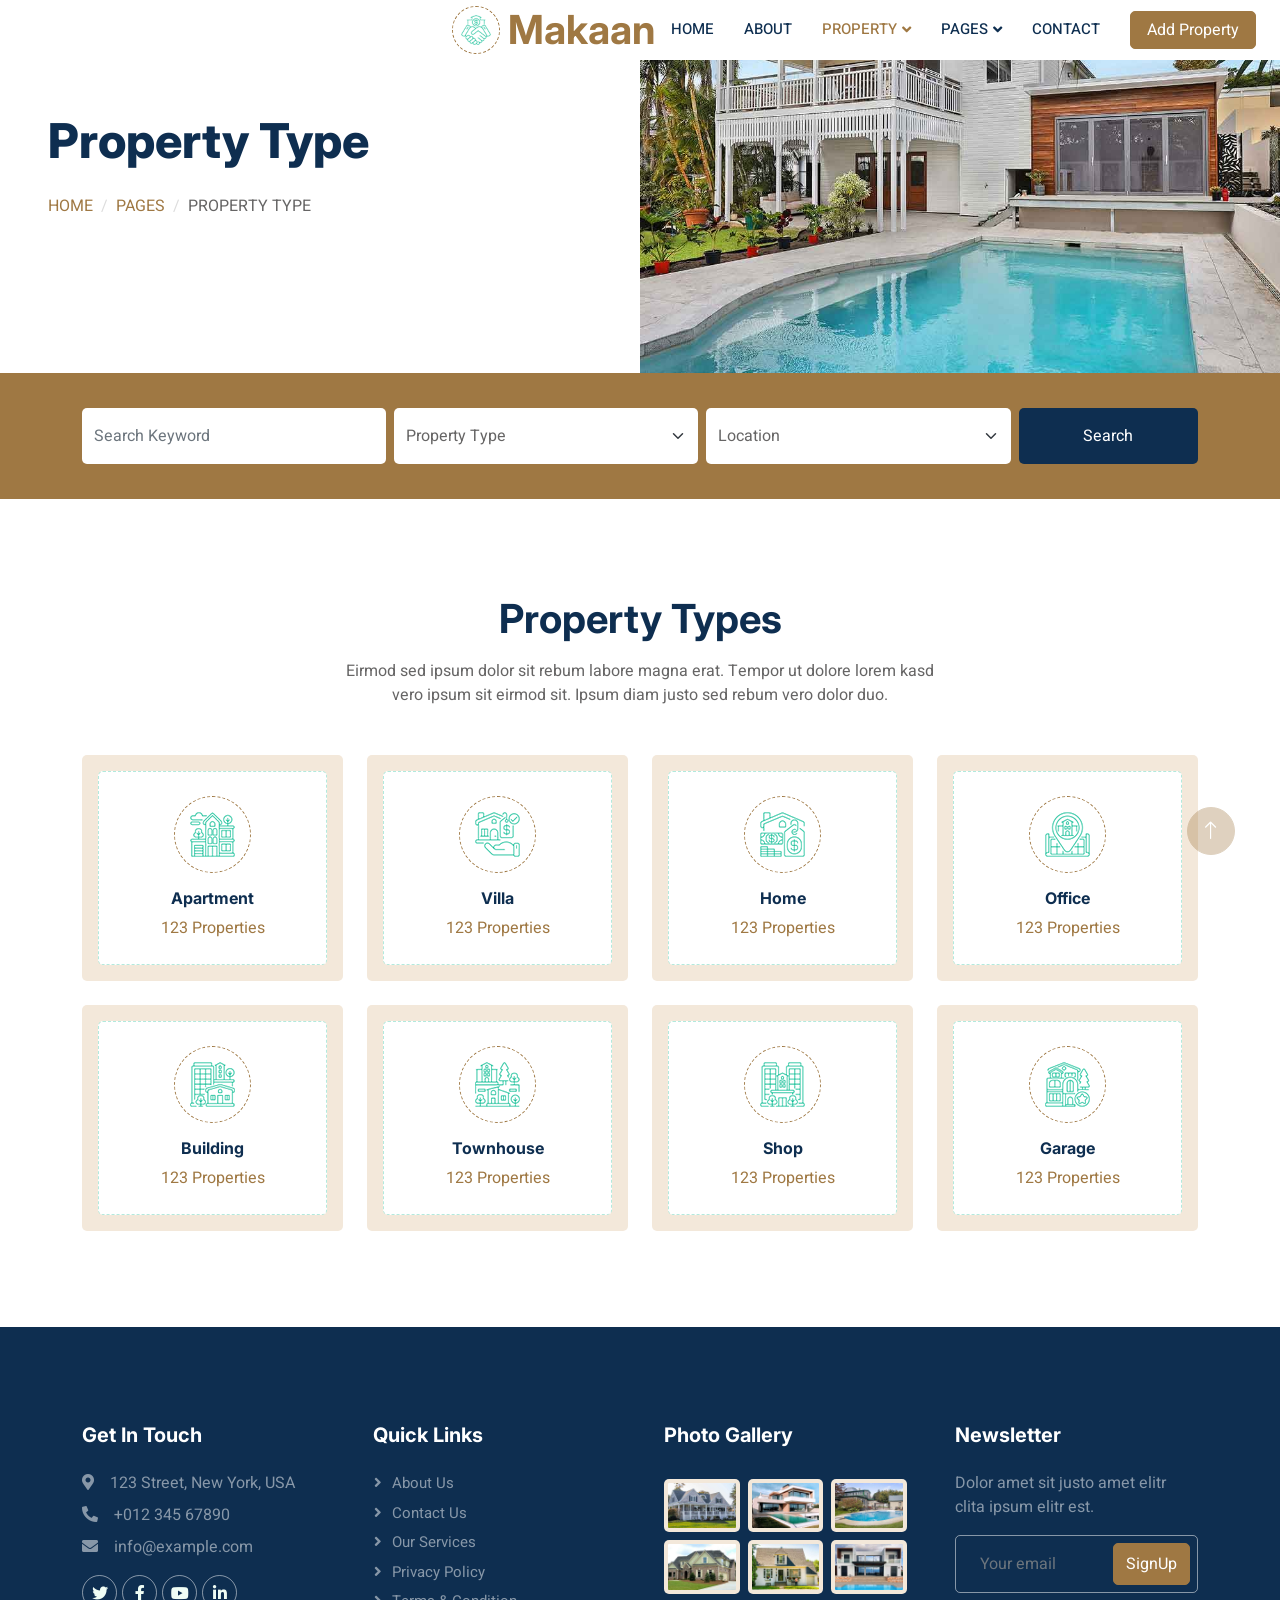
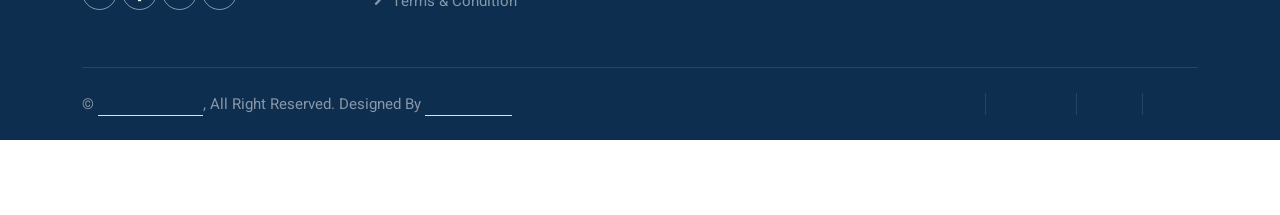
<file: property-type.html>
<!DOCTYPE html>
<html lang="en">

<head>
    <meta charset="utf-8">
    <title>Makaan - Real Estate HTML Template</title>
    <meta content="width=device-width, initial-scale=1.0" name="viewport">
    <meta content="" name="keywords">
    <meta content="" name="description">

    <!-- Favicon -->
    <link href="img/favicon.ico" rel="icon">

    <!-- Google Web Fonts -->
    <link rel="preconnect" href="https://fonts.googleapis.com">
    <link rel="preconnect" href="https://fonts.gstatic.com" crossorigin>
    <link href="https://fonts.googleapis.com/css2?family=Heebo:wght@400;500;600&family=Inter:wght@700;800&display=swap" rel="stylesheet">
    
    <!-- Icon Font Stylesheet -->
    <link href="https://cdnjs.cloudflare.com/ajax/libs/font-awesome/5.10.0/css/all.min.css" rel="stylesheet">
    <link href="https://cdn.jsdelivr.net/npm/bootstrap-icons@1.4.1/font/bootstrap-icons.css" rel="stylesheet">

    <!-- Libraries Stylesheet -->
    <link href="lib/animate/animate.min.css" rel="stylesheet">
    <link href="lib/owlcarousel/assets/owl.carousel.min.css" rel="stylesheet">

    <!-- Customized Bootstrap Stylesheet -->
    <link href="css/bootstrap.min.css" rel="stylesheet">

    <!-- Template Stylesheet -->
    <link href="css/style.css" rel="stylesheet">
</head>

<body>
    <div class="container-xxl bg-white p-0">
        <!-- Spinner Start -->
        <div id="spinner" class="show bg-white position-fixed translate-middle w-100 vh-100 top-50 start-50 d-flex align-items-center justify-content-center">
            <div class="spinner-border text-primary" style="width: 3rem; height: 3rem;" role="status">
                <span class="sr-only">Loading...</span>
            </div>
        </div>
        <!-- Spinner End -->


        <!-- Navbar Start -->
        <div class="container-fluid nav-bar bg-transparent">
            <nav class="navbar navbar-expand-lg bg-white navbar-light py-0 px-4">
                <a href="index.html" class="navbar-brand d-flex align-items-center text-center">
                    <div class="icon p-2 me-2">
                        <img class="img-fluid" src="img/icon-deal.png" alt="Icon" style="width: 30px; height: 30px;">
                    </div>
                    <h1 class="m-0 text-primary">Makaan</h1>
                </a>
                <button type="button" class="navbar-toggler" data-bs-toggle="collapse" data-bs-target="#navbarCollapse">
                    <span class="navbar-toggler-icon"></span>
                </button>
                <div class="collapse navbar-collapse" id="navbarCollapse">
                    <div class="navbar-nav ms-auto">
                        <a href="index.html" class="nav-item nav-link">Home</a>
                        <a href="about.html" class="nav-item nav-link">About</a>
                        <div class="nav-item dropdown">
                            <a href="#" class="nav-link dropdown-toggle active" data-bs-toggle="dropdown">Property</a>
                            <div class="dropdown-menu rounded-0 m-0">
                                <a href="property-list.html" class="dropdown-item">Property List</a>
                                <a href="property-type.html" class="dropdown-item active">Property Type</a>
                                <a href="property-agent.html" class="dropdown-item">Property Agent</a>
                            </div>
                        </div>
                        <div class="nav-item dropdown">
                            <a href="#" class="nav-link dropdown-toggle" data-bs-toggle="dropdown">Pages</a>
                            <div class="dropdown-menu rounded-0 m-0">
                                <a href="testimonial.html" class="dropdown-item">Testimonial</a>
                                <a href="404.html" class="dropdown-item">404 Error</a>
                            </div>
                        </div>
                        <a href="contact.html" class="nav-item nav-link">Contact</a>
                    </div>
                    <a href="" class="btn btn-primary px-3 d-none d-lg-flex">Add Property</a>
                </div>
            </nav>
        </div>
        <!-- Navbar End -->


        <!-- Header Start -->
        <div class="container-fluid header bg-white p-0">
            <div class="row g-0 align-items-center flex-column-reverse flex-md-row">
                <div class="col-md-6 p-5 mt-lg-5">
                    <h1 class="display-5 animated fadeIn mb-4">Property Type</h1> 
                        <nav aria-label="breadcrumb animated fadeIn">
                        <ol class="breadcrumb text-uppercase">
                            <li class="breadcrumb-item"><a href="#">Home</a></li>
                            <li class="breadcrumb-item"><a href="#">Pages</a></li>
                            <li class="breadcrumb-item text-body active" aria-current="page">Property Type</li>
                        </ol>
                    </nav>
                </div>
                <div class="col-md-6 animated fadeIn">
                    <img class="img-fluid" src="img/header.jpg" alt="">
                </div>
            </div>
        </div>
        <!-- Header End -->


        <!-- Search Start -->
        <div class="container-fluid bg-primary mb-5 wow fadeIn" data-wow-delay="0.1s" style="padding: 35px;">
            <div class="container">
                <div class="row g-2">
                    <div class="col-md-10">
                        <div class="row g-2">
                            <div class="col-md-4">
                                <input type="text" class="form-control border-0 py-3" placeholder="Search Keyword">
                            </div>
                            <div class="col-md-4">
                                <select class="form-select border-0 py-3">
                                    <option selected>Property Type</option>
                                    <option value="1">Property Type 1</option>
                                    <option value="2">Property Type 2</option>
                                    <option value="3">Property Type 3</option>
                                </select>
                            </div>
                            <div class="col-md-4">
                                <select class="form-select border-0 py-3">
                                    <option selected>Location</option>
                                    <option value="1">Location 1</option>
                                    <option value="2">Location 2</option>
                                    <option value="3">Location 3</option>
                                </select>
                            </div>
                        </div>
                    </div>
                    <div class="col-md-2">
                        <button class="btn btn-dark border-0 w-100 py-3">Search</button>
                    </div>
                </div>
            </div>
        </div>
        <!-- Search End -->


        <!-- Category Start -->
        <div class="container-xxl py-5">
            <div class="container">
                <div class="text-center mx-auto mb-5 wow fadeInUp" data-wow-delay="0.1s" style="max-width: 600px;">
                    <h1 class="mb-3">Property Types</h1>
                    <p>Eirmod sed ipsum dolor sit rebum labore magna erat. Tempor ut dolore lorem kasd vero ipsum sit eirmod sit. Ipsum diam justo sed rebum vero dolor duo.</p>
                </div>
                <div class="row g-4">
                    <div class="col-lg-3 col-sm-6 wow fadeInUp" data-wow-delay="0.1s">
                        <a class="cat-item d-block bg-light text-center rounded p-3" href="">
                            <div class="rounded p-4">
                                <div class="icon mb-3">
                                    <img class="img-fluid" src="img/icon-apartment.png" alt="Icon">
                                </div>
                                <h6>Apartment</h6>
                                <span>123 Properties</span>
                            </div>
                        </a>
                    </div>
                    <div class="col-lg-3 col-sm-6 wow fadeInUp" data-wow-delay="0.3s">
                        <a class="cat-item d-block bg-light text-center rounded p-3" href="">
                            <div class="rounded p-4">
                                <div class="icon mb-3">
                                    <img class="img-fluid" src="img/icon-villa.png" alt="Icon">
                                </div>
                                <h6>Villa</h6>
                                <span>123 Properties</span>
                            </div>
                        </a>
                    </div>
                    <div class="col-lg-3 col-sm-6 wow fadeInUp" data-wow-delay="0.5s">
                        <a class="cat-item d-block bg-light text-center rounded p-3" href="">
                            <div class="rounded p-4">
                                <div class="icon mb-3">
                                    <img class="img-fluid" src="img/icon-house.png" alt="Icon">
                                </div>
                                <h6>Home</h6>
                                <span>123 Properties</span>
                            </div>
                        </a>
                    </div>
                    <div class="col-lg-3 col-sm-6 wow fadeInUp" data-wow-delay="0.7s">
                        <a class="cat-item d-block bg-light text-center rounded p-3" href="">
                            <div class="rounded p-4">
                                <div class="icon mb-3">
                                    <img class="img-fluid" src="img/icon-housing.png" alt="Icon">
                                </div>
                                <h6>Office</h6>
                                <span>123 Properties</span>
                            </div>
                        </a>
                    </div>
                    <div class="col-lg-3 col-sm-6 wow fadeInUp" data-wow-delay="0.1s">
                        <a class="cat-item d-block bg-light text-center rounded p-3" href="">
                            <div class="rounded p-4">
                                <div class="icon mb-3">
                                    <img class="img-fluid" src="img/icon-building.png" alt="Icon">
                                </div>
                                <h6>Building</h6>
                                <span>123 Properties</span>
                            </div>
                        </a>
                    </div>
                    <div class="col-lg-3 col-sm-6 wow fadeInUp" data-wow-delay="0.3s">
                        <a class="cat-item d-block bg-light text-center rounded p-3" href="">
                            <div class="rounded p-4">
                                <div class="icon mb-3">
                                    <img class="img-fluid" src="img/icon-neighborhood.png" alt="Icon">
                                </div>
                                <h6>Townhouse</h6>
                                <span>123 Properties</span>
                            </div>
                        </a>
                    </div>
                    <div class="col-lg-3 col-sm-6 wow fadeInUp" data-wow-delay="0.5s">
                        <a class="cat-item d-block bg-light text-center rounded p-3" href="">
                            <div class="rounded p-4">
                                <div class="icon mb-3">
                                    <img class="img-fluid" src="img/icon-condominium.png" alt="Icon">
                                </div>
                                <h6>Shop</h6>
                                <span>123 Properties</span>
                            </div>
                        </a>
                    </div>
                    <div class="col-lg-3 col-sm-6 wow fadeInUp" data-wow-delay="0.7s">
                        <a class="cat-item d-block bg-light text-center rounded p-3" href="">
                            <div class="rounded p-4">
                                <div class="icon mb-3">
                                    <img class="img-fluid" src="img/icon-luxury.png" alt="Icon">
                                </div>
                                <h6>Garage</h6>
                                <span>123 Properties</span>
                            </div>
                        </a>
                    </div>
                </div>
            </div>
        </div>
        <!-- Category End -->
        

        <!-- Footer Start -->
        <div class="container-fluid bg-dark text-white-50 footer pt-5 mt-5 wow fadeIn" data-wow-delay="0.1s">
            <div class="container py-5">
                <div class="row g-5">
                    <div class="col-lg-3 col-md-6">
                        <h5 class="text-white mb-4">Get In Touch</h5>
                        <p class="mb-2"><i class="fa fa-map-marker-alt me-3"></i>123 Street, New York, USA</p>
                        <p class="mb-2"><i class="fa fa-phone-alt me-3"></i>+012 345 67890</p>
                        <p class="mb-2"><i class="fa fa-envelope me-3"></i>info@example.com</p>
                        <div class="d-flex pt-2">
                            <a class="btn btn-outline-light btn-social" href=""><i class="fab fa-twitter"></i></a>
                            <a class="btn btn-outline-light btn-social" href=""><i class="fab fa-facebook-f"></i></a>
                            <a class="btn btn-outline-light btn-social" href=""><i class="fab fa-youtube"></i></a>
                            <a class="btn btn-outline-light btn-social" href=""><i class="fab fa-linkedin-in"></i></a>
                        </div>
                    </div>
                    <div class="col-lg-3 col-md-6">
                        <h5 class="text-white mb-4">Quick Links</h5>
                        <a class="btn btn-link text-white-50" href="">About Us</a>
                        <a class="btn btn-link text-white-50" href="">Contact Us</a>
                        <a class="btn btn-link text-white-50" href="">Our Services</a>
                        <a class="btn btn-link text-white-50" href="">Privacy Policy</a>
                        <a class="btn btn-link text-white-50" href="">Terms & Condition</a>
                    </div>
                    <div class="col-lg-3 col-md-6">
                        <h5 class="text-white mb-4">Photo Gallery</h5>
                        <div class="row g-2 pt-2">
                            <div class="col-4">
                                <img class="img-fluid rounded bg-light p-1" src="img/property-1.jpg" alt="">
                            </div>
                            <div class="col-4">
                                <img class="img-fluid rounded bg-light p-1" src="img/property-2.jpg" alt="">
                            </div>
                            <div class="col-4">
                                <img class="img-fluid rounded bg-light p-1" src="img/property-3.jpg" alt="">
                            </div>
                            <div class="col-4">
                                <img class="img-fluid rounded bg-light p-1" src="img/property-4.jpg" alt="">
                            </div>
                            <div class="col-4">
                                <img class="img-fluid rounded bg-light p-1" src="img/property-5.jpg" alt="">
                            </div>
                            <div class="col-4">
                                <img class="img-fluid rounded bg-light p-1" src="img/property-6.jpg" alt="">
                            </div>
                        </div>
                    </div>
                    <div class="col-lg-3 col-md-6">
                        <h5 class="text-white mb-4">Newsletter</h5>
                        <p>Dolor amet sit justo amet elitr clita ipsum elitr est.</p>
                        <div class="position-relative mx-auto" style="max-width: 400px;">
                            <input class="form-control bg-transparent w-100 py-3 ps-4 pe-5" type="text" placeholder="Your email">
                            <button type="button" class="btn btn-primary py-2 position-absolute top-0 end-0 mt-2 me-2">SignUp</button>
                        </div>
                    </div>
                </div>
            </div>
            <div class="container">
                <div class="copyright">
                    <div class="row">
                        <div class="col-md-6 text-center text-md-start mb-3 mb-md-0">
                            &copy; <a class="border-bottom" href="#">Your Site Name</a>, All Right Reserved. 
							
							<!--/*** This template is free as long as you keep the footer author’s credit link/attribution link/backlink. If you'd like to use the template without the footer author’s credit link/attribution link/backlink, you can purchase the Credit Removal License from "https://htmlcodex.com/credit-removal". Thank you for your support. ***/-->
							Designed By <a class="border-bottom" href="https://htmlcodex.com">HTML Codex</a>
                        </div>
                        <div class="col-md-6 text-center text-md-end">
                            <div class="footer-menu">
                                <a href="">Home</a>
                                <a href="">Cookies</a>
                                <a href="">Help</a>
                                <a href="">FQAs</a>
                            </div>
                        </div>
                    </div>
                </div>
            </div>
        </div>
        <!-- Footer End -->


        <!-- Back to Top -->
        <a href="#" class="btn btn-lg btn-primary btn-lg-square back-to-top"><i class="bi bi-arrow-up"></i></a>
    </div>

    <!-- JavaScript Libraries -->
    <script src="https://code.jquery.com/jquery-3.4.1.min.js"></script>
    <script src="https://cdn.jsdelivr.net/npm/bootstrap@5.0.0/dist/js/bootstrap.bundle.min.js"></script>
    <script src="lib/wow/wow.min.js"></script>
    <script src="lib/easing/easing.min.js"></script>
    <script src="lib/waypoints/waypoints.min.js"></script>
    <script src="lib/owlcarousel/owl.carousel.min.js"></script>

    <!-- Template Javascript -->
    <script src="js/main.js"></script>
</body>

</html>
</file>
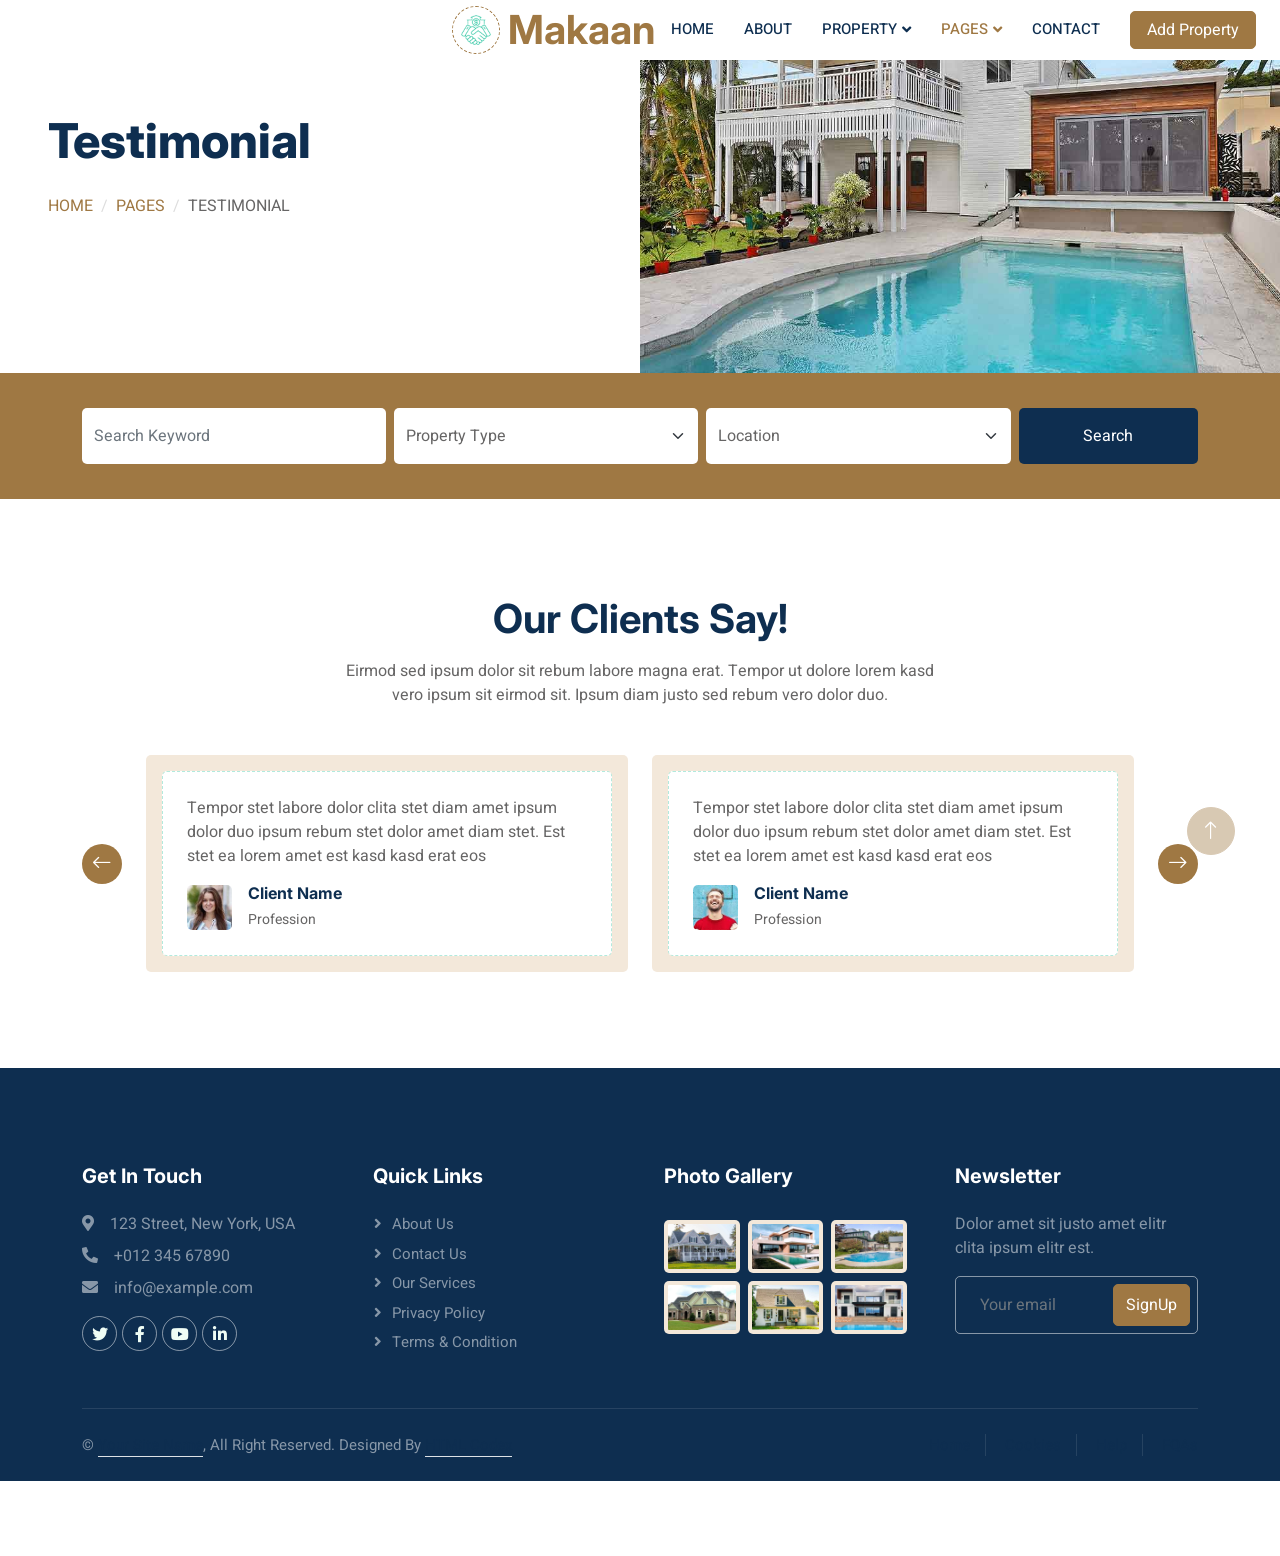
<file: testimonial.html>
<!DOCTYPE html>
<html lang="en">

<head>
    <meta charset="utf-8">
    <title>Makaan - Real Estate HTML Template</title>
    <meta content="width=device-width, initial-scale=1.0" name="viewport">
    <meta content="" name="keywords">
    <meta content="" name="description">

    <!-- Favicon -->
    <link href="img/favicon.ico" rel="icon">

    <!-- Google Web Fonts -->
    <link rel="preconnect" href="https://fonts.googleapis.com">
    <link rel="preconnect" href="https://fonts.gstatic.com" crossorigin>
    <link href="https://fonts.googleapis.com/css2?family=Heebo:wght@400;500;600&family=Inter:wght@700;800&display=swap" rel="stylesheet">
    
    <!-- Icon Font Stylesheet -->
    <link href="https://cdnjs.cloudflare.com/ajax/libs/font-awesome/5.10.0/css/all.min.css" rel="stylesheet">
    <link href="https://cdn.jsdelivr.net/npm/bootstrap-icons@1.4.1/font/bootstrap-icons.css" rel="stylesheet">

    <!-- Libraries Stylesheet -->
    <link href="lib/animate/animate.min.css" rel="stylesheet">
    <link href="lib/owlcarousel/assets/owl.carousel.min.css" rel="stylesheet">

    <!-- Customized Bootstrap Stylesheet -->
    <link href="css/bootstrap.min.css" rel="stylesheet">

    <!-- Template Stylesheet -->
    <link href="css/style.css" rel="stylesheet">
</head>

<body>
    <div class="container-xxl bg-white p-0">
        <!-- Spinner Start -->
        <div id="spinner" class="show bg-white position-fixed translate-middle w-100 vh-100 top-50 start-50 d-flex align-items-center justify-content-center">
            <div class="spinner-border text-primary" style="width: 3rem; height: 3rem;" role="status">
                <span class="sr-only">Loading...</span>
            </div>
        </div>
        <!-- Spinner End -->


        <!-- Navbar Start -->
        <div class="container-fluid nav-bar bg-transparent">
            <nav class="navbar navbar-expand-lg bg-white navbar-light py-0 px-4">
                <a href="index.html" class="navbar-brand d-flex align-items-center text-center">
                    <div class="icon p-2 me-2">
                        <img class="img-fluid" src="img/icon-deal.png" alt="Icon" style="width: 30px; height: 30px;">
                    </div>
                    <h1 class="m-0 text-primary">Makaan</h1>
                </a>
                <button type="button" class="navbar-toggler" data-bs-toggle="collapse" data-bs-target="#navbarCollapse">
                    <span class="navbar-toggler-icon"></span>
                </button>
                <div class="collapse navbar-collapse" id="navbarCollapse">
                    <div class="navbar-nav ms-auto">
                        <a href="index.html" class="nav-item nav-link">Home</a>
                        <a href="about.html" class="nav-item nav-link">About</a>
                        <div class="nav-item dropdown">
                            <a href="#" class="nav-link dropdown-toggle" data-bs-toggle="dropdown">Property</a>
                            <div class="dropdown-menu rounded-0 m-0">
                                <a href="property-list.html" class="dropdown-item">Property List</a>
                                <a href="property-type.html" class="dropdown-item">Property Type</a>
                                <a href="property-agent.html" class="dropdown-item">Property Agent</a>
                            </div>
                        </div>
                        <div class="nav-item dropdown">
                            <a href="#" class="nav-link dropdown-toggle active" data-bs-toggle="dropdown">Pages</a>
                            <div class="dropdown-menu rounded-0 m-0">
                                <a href="testimonial.html" class="dropdown-item active">Testimonial</a>
                                <a href="404.html" class="dropdown-item">404 Error</a>
                            </div>
                        </div>
                        <a href="contact.html" class="nav-item nav-link">Contact</a>
                    </div>
                    <a href="" class="btn btn-primary px-3 d-none d-lg-flex">Add Property</a>
                </div>
            </nav>
        </div>
        <!-- Navbar End -->


        <!-- Header Start -->
        <div class="container-fluid header bg-white p-0">
            <div class="row g-0 align-items-center flex-column-reverse flex-md-row">
                <div class="col-md-6 p-5 mt-lg-5">
                    <h1 class="display-5 animated fadeIn mb-4">Testimonial</h1> 
                        <nav aria-label="breadcrumb animated fadeIn">
                        <ol class="breadcrumb text-uppercase">
                            <li class="breadcrumb-item"><a href="#">Home</a></li>
                            <li class="breadcrumb-item"><a href="#">Pages</a></li>
                            <li class="breadcrumb-item text-body active" aria-current="page">Testimonial</li>
                        </ol>
                    </nav>
                </div>
                <div class="col-md-6 animated fadeIn">
                    <img class="img-fluid" src="img/header.jpg" alt="">
                </div>
            </div>
        </div>
        <!-- Header End -->


        <!-- Search Start -->
        <div class="container-fluid bg-primary mb-5 wow fadeIn" data-wow-delay="0.1s" style="padding: 35px;">
            <div class="container">
                <div class="row g-2">
                    <div class="col-md-10">
                        <div class="row g-2">
                            <div class="col-md-4">
                                <input type="text" class="form-control border-0 py-3" placeholder="Search Keyword">
                            </div>
                            <div class="col-md-4">
                                <select class="form-select border-0 py-3">
                                    <option selected>Property Type</option>
                                    <option value="1">Property Type 1</option>
                                    <option value="2">Property Type 2</option>
                                    <option value="3">Property Type 3</option>
                                </select>
                            </div>
                            <div class="col-md-4">
                                <select class="form-select border-0 py-3">
                                    <option selected>Location</option>
                                    <option value="1">Location 1</option>
                                    <option value="2">Location 2</option>
                                    <option value="3">Location 3</option>
                                </select>
                            </div>
                        </div>
                    </div>
                    <div class="col-md-2">
                        <button class="btn btn-dark border-0 w-100 py-3">Search</button>
                    </div>
                </div>
            </div>
        </div>
        <!-- Search End -->


        <!-- Testimonial Start -->
        <div class="container-xxl py-5">
            <div class="container">
                <div class="text-center mx-auto mb-5 wow fadeInUp" data-wow-delay="0.1s" style="max-width: 600px;">
                    <h1 class="mb-3">Our Clients Say!</h1>
                    <p>Eirmod sed ipsum dolor sit rebum labore magna erat. Tempor ut dolore lorem kasd vero ipsum sit eirmod sit. Ipsum diam justo sed rebum vero dolor duo.</p>
                </div>
                <div class="owl-carousel testimonial-carousel wow fadeInUp" data-wow-delay="0.1s">
                    <div class="testimonial-item bg-light rounded p-3">
                        <div class="bg-white border rounded p-4">
                            <p>Tempor stet labore dolor clita stet diam amet ipsum dolor duo ipsum rebum stet dolor amet diam stet. Est stet ea lorem amet est kasd kasd erat eos</p>
                            <div class="d-flex align-items-center">
                                <img class="img-fluid flex-shrink-0 rounded" src="img/testimonial-1.jpg" style="width: 45px; height: 45px;">
                                <div class="ps-3">
                                    <h6 class="fw-bold mb-1">Client Name</h6>
                                    <small>Profession</small>
                                </div>
                            </div>
                        </div>
                    </div>
                    <div class="testimonial-item bg-light rounded p-3">
                        <div class="bg-white border rounded p-4">
                            <p>Tempor stet labore dolor clita stet diam amet ipsum dolor duo ipsum rebum stet dolor amet diam stet. Est stet ea lorem amet est kasd kasd erat eos</p>
                            <div class="d-flex align-items-center">
                                <img class="img-fluid flex-shrink-0 rounded" src="img/testimonial-2.jpg" style="width: 45px; height: 45px;">
                                <div class="ps-3">
                                    <h6 class="fw-bold mb-1">Client Name</h6>
                                    <small>Profession</small>
                                </div>
                            </div>
                        </div>
                    </div>
                    <div class="testimonial-item bg-light rounded p-3">
                        <div class="bg-white border rounded p-4">
                            <p>Tempor stet labore dolor clita stet diam amet ipsum dolor duo ipsum rebum stet dolor amet diam stet. Est stet ea lorem amet est kasd kasd erat eos</p>
                            <div class="d-flex align-items-center">
                                <img class="img-fluid flex-shrink-0 rounded" src="img/testimonial-3.jpg" style="width: 45px; height: 45px;">
                                <div class="ps-3">
                                    <h6 class="fw-bold mb-1">Client Name</h6>
                                    <small>Profession</small>
                                </div>
                            </div>
                        </div>
                    </div>
                </div>
            </div>
        </div>
        <!-- Testimonial End -->
        

        <!-- Footer Start -->
        <div class="container-fluid bg-dark text-white-50 footer pt-5 mt-5 wow fadeIn" data-wow-delay="0.1s">
            <div class="container py-5">
                <div class="row g-5">
                    <div class="col-lg-3 col-md-6">
                        <h5 class="text-white mb-4">Get In Touch</h5>
                        <p class="mb-2"><i class="fa fa-map-marker-alt me-3"></i>123 Street, New York, USA</p>
                        <p class="mb-2"><i class="fa fa-phone-alt me-3"></i>+012 345 67890</p>
                        <p class="mb-2"><i class="fa fa-envelope me-3"></i>info@example.com</p>
                        <div class="d-flex pt-2">
                            <a class="btn btn-outline-light btn-social" href=""><i class="fab fa-twitter"></i></a>
                            <a class="btn btn-outline-light btn-social" href=""><i class="fab fa-facebook-f"></i></a>
                            <a class="btn btn-outline-light btn-social" href=""><i class="fab fa-youtube"></i></a>
                            <a class="btn btn-outline-light btn-social" href=""><i class="fab fa-linkedin-in"></i></a>
                        </div>
                    </div>
                    <div class="col-lg-3 col-md-6">
                        <h5 class="text-white mb-4">Quick Links</h5>
                        <a class="btn btn-link text-white-50" href="">About Us</a>
                        <a class="btn btn-link text-white-50" href="">Contact Us</a>
                        <a class="btn btn-link text-white-50" href="">Our Services</a>
                        <a class="btn btn-link text-white-50" href="">Privacy Policy</a>
                        <a class="btn btn-link text-white-50" href="">Terms & Condition</a>
                    </div>
                    <div class="col-lg-3 col-md-6">
                        <h5 class="text-white mb-4">Photo Gallery</h5>
                        <div class="row g-2 pt-2">
                            <div class="col-4">
                                <img class="img-fluid rounded bg-light p-1" src="img/property-1.jpg" alt="">
                            </div>
                            <div class="col-4">
                                <img class="img-fluid rounded bg-light p-1" src="img/property-2.jpg" alt="">
                            </div>
                            <div class="col-4">
                                <img class="img-fluid rounded bg-light p-1" src="img/property-3.jpg" alt="">
                            </div>
                            <div class="col-4">
                                <img class="img-fluid rounded bg-light p-1" src="img/property-4.jpg" alt="">
                            </div>
                            <div class="col-4">
                                <img class="img-fluid rounded bg-light p-1" src="img/property-5.jpg" alt="">
                            </div>
                            <div class="col-4">
                                <img class="img-fluid rounded bg-light p-1" src="img/property-6.jpg" alt="">
                            </div>
                        </div>
                    </div>
                    <div class="col-lg-3 col-md-6">
                        <h5 class="text-white mb-4">Newsletter</h5>
                        <p>Dolor amet sit justo amet elitr clita ipsum elitr est.</p>
                        <div class="position-relative mx-auto" style="max-width: 400px;">
                            <input class="form-control bg-transparent w-100 py-3 ps-4 pe-5" type="text" placeholder="Your email">
                            <button type="button" class="btn btn-primary py-2 position-absolute top-0 end-0 mt-2 me-2">SignUp</button>
                        </div>
                    </div>
                </div>
            </div>
            <div class="container">
                <div class="copyright">
                    <div class="row">
                        <div class="col-md-6 text-center text-md-start mb-3 mb-md-0">
                            &copy; <a class="border-bottom" href="#">Your Site Name</a>, All Right Reserved. 
							
							<!--/*** This template is free as long as you keep the footer author’s credit link/attribution link/backlink. If you'd like to use the template without the footer author’s credit link/attribution link/backlink, you can purchase the Credit Removal License from "https://htmlcodex.com/credit-removal". Thank you for your support. ***/-->
							Designed By <a class="border-bottom" href="https://htmlcodex.com">HTML Codex</a>
                        </div>
                        <div class="col-md-6 text-center text-md-end">
                            <div class="footer-menu">
                                <a href="">Home</a>
                                <a href="">Cookies</a>
                                <a href="">Help</a>
                                <a href="">FQAs</a>
                            </div>
                        </div>
                    </div>
                </div>
            </div>
        </div>
        <!-- Footer End -->


        <!-- Back to Top -->
        <a href="#" class="btn btn-lg btn-primary btn-lg-square back-to-top"><i class="bi bi-arrow-up"></i></a>
    </div>

    <!-- JavaScript Libraries -->
    <script src="https://code.jquery.com/jquery-3.4.1.min.js"></script>
    <script src="https://cdn.jsdelivr.net/npm/bootstrap@5.0.0/dist/js/bootstrap.bundle.min.js"></script>
    <script src="lib/wow/wow.min.js"></script>
    <script src="lib/easing/easing.min.js"></script>
    <script src="lib/waypoints/waypoints.min.js"></script>
    <script src="lib/owlcarousel/owl.carousel.min.js"></script>

    <!-- Template Javascript -->
    <script src="js/main.js"></script>
</body>

</html>
</file>
<file: css/style.css>
/********** Template CSS **********/
:root {
  --primary: #9f7843;
  --secondary: #ff6922;
  --light: #effdf5;
  --dark: #0e2e50;
}

.times-new-roman {
  font-family: "Times New Roman", Times, serif;
}

.back-to-top {
  position: fixed;
  display: none;
  right: 45px;
  bottom: 45px;
  z-index: 99;
}

.font-dancing-script {
  font-family: "Dancing Script", cursive;
  font-optical-sizing: auto;
  font-weight: 500;
  font-style: normal;
}

.hero-bg {
  background-image: url("../img/hero-bg.jpeg");
  background-position: center;
  background-repeat: no-repeat;
  background-size: cover;
}

/* Base utility */
[class*="mt-["] {
  margin-top: var(--mt, 0) !important;
}

/* Responsive overrides */
@media (min-width: 768px) {
  /* md */
  [class*="mt-["] {
    margin-top: var(--mt-md, var(--mt, 0)) !important;
  }
}

@media (min-width: 992px) {
  /* lg */
  [class*="mt-["] {
    margin-top: var(--mt-lg, var(--mt-md, var(--mt, 0))) !important;
  }
}

@media (min-width: 1200px) {
  /* xl */
  [class*="mt-["] {
    margin-top: var(
      --mt-xl,
      var(--mt-lg, var(--mt-md, var(--mt, 0)))
    ) !important;
  }
}

.animated-text {
  background: linear-gradient(90deg, #9f7843, #0e2e50, #9f7843) -100%/ 200%;
  -webkit-background-clip: text;
  background-clip: text;
  color: transparent;

  animation: shimmer 2s linear infinite;
}

@keyframes shimmer {
  to {
    background-position: 100%;
  }
}

/*** Spinner ***/
#spinner {
  opacity: 0;
  visibility: hidden;
  transition: opacity 0.5s ease-out, visibility 0s linear 0.5s;
  z-index: 99999;
}

#spinner.show {
  transition: opacity 0.5s ease-out, visibility 0s linear 0s;
  visibility: visible;
  opacity: 1;
}

/*** Button ***/
.btn {
  transition: 0.5s;
}

.btn.btn-primary,
.btn.btn-secondary {
  color: #ffffff;
}

.btn-square {
  width: 38px;
  height: 38px;
}

.btn-sm-square {
  width: 32px;
  height: 32px;
}

.btn-lg-square {
  width: 48px;
  height: 48px;
}

.btn-square,
.btn-sm-square,
.btn-lg-square {
  padding: 0;
  display: flex;
  align-items: center;
  justify-content: center;
  font-weight: normal;
  border-radius: 50px;
}

/*** Navbar ***/
.nav-bar {
  position: relative;
  margin-top: 45px;
  padding: 0 3rem;
  transition: 0.5s;
  z-index: 9999;
}

.nav-bar.sticky-top {
  position: sticky;
  padding: 0;
  z-index: 9999;
}

.navbar {
  /* box-shadow: 0 0 30px rgba(0, 0, 0, .08); */
}

.navbar .dropdown-toggle::after {
  border: none;
  content: "\f107";
  font-family: "Font Awesome 5 Free";
  font-weight: 900;
  vertical-align: middle;
  margin-left: 5px;
  transition: 0.5s;
}

.navbar .dropdown-toggle[aria-expanded="true"]::after {
  transform: rotate(-180deg);
}

.navbar-light .navbar-nav .nav-link {
  margin-right: 30px;
  padding: 25px 0;
  color: #ffffff;
  font-size: 15px;
  text-transform: uppercase;
  outline: none;
}

.navbar-light .navbar-nav .nav-link:hover,
.navbar-light .navbar-nav .nav-link.active {
  color: var(--primary);
}

@media (max-width: 991.98px) {
  .nav-bar {
    margin: 0;
    padding: 0;
  }

  .navbar-light .navbar-nav .nav-link {
    margin-right: 0;
    padding: 10px 0;
  }

  .navbar-light .navbar-nav {
    border-top: 1px solid #eeeeee;
  }
}

.navbar-light .navbar-brand {
  height: 75px;
}

.navbar-light .navbar-nav .nav-link {
  color: var(--dark);
  font-weight: 500;
}

@media (min-width: 992px) {
  .navbar .nav-item .dropdown-menu {
    display: block;
    top: 100%;
    margin-top: 0;
    transform: rotateX(-75deg);
    transform-origin: 0% 0%;
    opacity: 0;
    visibility: hidden;
    transition: 0.5s;
  }

  .navbar .nav-item:hover .dropdown-menu {
    transform: rotateX(0deg);
    visibility: visible;
    transition: 0.5s;
    opacity: 1;
  }
}

/*** Header ***/
@media (min-width: 992px) {
  .header {
    margin-top: -120px;
  }
}

.header-carousel .owl-nav {
  position: absolute;
  top: 50%;
  left: -25px;
  transform: translateY(-50%);
  display: flex;
  flex-direction: column;
}

.header-carousel .owl-nav .owl-prev,
.header-carousel .owl-nav .owl-next {
  margin: 7px 0;
  width: 50px;
  height: 50px;
  display: flex;
  align-items: center;
  justify-content: center;
  color: #ffffff;
  background: var(--primary);
  border-radius: 40px;
  font-size: 20px;
  transition: 0.5s;
}

.header-carousel .owl-nav .owl-prev:hover,
.header-carousel .owl-nav .owl-next:hover {
  background: var(--dark);
}

@media (max-width: 768px) {
  .header-carousel .owl-nav {
    left: 25px;
  }

  .mobile-view-display-none {
    display: none !important;
  }

  .responsive-block {
    display: block !important;
  }
  .responsive-none {
    display: none !important;
  }
  .width-100 {
    width: 100% !important;
  }
  .responsive-gap-3 {
    gap: 1rem !important;
  }
  .responsive-flex-col {
    flex-direction: column !important;
  }
  .responsive-margin-left-0 {
    margin-left: 0px !important;
  }
}

.breadcrumb-item + .breadcrumb-item::before {
  color: #dddddd;
}

/*** Icon ***/
.icon {
  padding: 15px;
  display: inline-flex;
  align-items: center;
  justify-content: center;
  background: #ffffff !important;
  border-radius: 50px;
  border: 1px dashed var(--primary) !important;
}

/*** About ***/
.about-img img {
  position: relative;
  z-index: 2;
}

.about-img::before {
  position: absolute;
  content: "";
  top: 0;
  left: -50%;
  width: 100%;
  height: 100%;
  background: var(--primary);
  transform: skew(20deg);
  z-index: 1;
}

/*** Category ***/
.cat-item div {
  background: #ffffff;
  border: 1px dashed rgba(0, 185, 142, 0.3);
  transition: 0.5s;
}

.cat-item:hover div {
  background: var(--primary);
  border-color: transparent;
}

.cat-item div * {
  transition: 0.5s;
}

.cat-item:hover div * {
  color: #ffffff !important;
}

/*** Property List ***/
.nav-pills .nav-item .btn {
  color: var(--dark);
}

.nav-pills .nav-item .btn:hover,
.nav-pills .nav-item .btn.active {
  color: #ffffff;
}

.property-item {
  box-shadow: 0 0 30px rgba(0, 0, 0, 0.08);
}

.property-item img {
  transition: 0.5s;
}

.property-item:hover img {
  transform: scale(1.1);
}

.property-item .border-top {
  border-top: 1px dashed rgba(0, 185, 142, 0.3) !important;
}

.property-item .border-end {
  border-right: 1px dashed rgba(0, 185, 142, 0.3) !important;
}

/*** Team ***/
.team-item {
  box-shadow: 0 0 30px rgba(0, 0, 0, 0.08);
  transition: 0.5s;
}

.team-item .btn {
  color: var(--primary);
  background: #ffffff;
  box-shadow: 0 0 30px rgba(0, 0, 0, 0.15);
}

.team-item .btn:hover {
  color: #ffffff;
  background: var(--primary);
}

.team-item:hover {
  border-color: var(--secondary) !important;
}

.team-item:hover .bg-primary {
  background: var(--secondary) !important;
}

.team-item:hover .bg-primary i {
  color: var(--secondary) !important;
}

/*** Testimonial ***/
.testimonial-carousel {
  padding-left: 1.5rem;
  padding-right: 1.5rem;
}

@media (min-width: 576px) {
  .testimonial-carousel {
    padding-left: 4rem;
    padding-right: 4rem;
  }
}

.testimonial-carousel .testimonial-item .border {
  border: 1px dashed rgba(0, 185, 142, 0.3) !important;
}

.testimonial-carousel .owl-nav {
  position: absolute;
  width: 100%;
  height: 40px;
  top: calc(50% - 20px);
  left: 0;
  display: flex;
  justify-content: space-between;
  z-index: 1;
}

.testimonial-carousel .owl-nav .owl-prev,
.testimonial-carousel .owl-nav .owl-next {
  position: relative;
  width: 40px;
  height: 40px;
  display: flex;
  align-items: center;
  justify-content: center;
  color: #ffffff;
  background: var(--primary);
  border-radius: 40px;
  font-size: 20px;
  transition: 0.5s;
}

.testimonial-carousel .owl-nav .owl-prev:hover,
.testimonial-carousel .owl-nav .owl-next:hover {
  background: var(--dark);
}

/*** Footer ***/

.animated-bg {
  background: linear-gradient(45deg, #ececec, #dce7f5, #ddecff, #fffbe8);
  background-size: 400% 400%;
  animation: gradientMove 15s ease infinite;
}

@keyframes gradientMove {
  0% {
    background-position: 0% 50%;
  }
  50% {
    background-position: 100% 50%;
  }
  100% {
    background-position: 0% 50%;
  }
}

.footer .btn.btn-social {
  margin-right: 5px;
  width: 35px;
  height: 35px;
  display: flex;
  align-items: center;
  justify-content: center;
  color: var(--light);
  border: 1px solid rgba(255, 255, 255, 0.5);
  border-radius: 35px;
  transition: 0.3s;
}

.footer .btn.btn-social:hover {
  color: var(--primary);
  border-color: var(--light);
}

.footer .btn.btn-link {
  display: block;
  margin-bottom: 5px;
  padding: 0;
  text-align: left;
  font-size: 15px;
  font-weight: normal;
  text-transform: capitalize;
  transition: 0.3s;
}

.footer .btn.btn-link::before {
  position: relative;
  content: "\f105";
  font-family: "Font Awesome 5 Free";
  font-weight: 900;
  margin-right: 10px;
}

.footer .btn.btn-link:hover {
  letter-spacing: 1px;
  box-shadow: none;
}

.footer .form-control {
  border-color: rgba(255, 255, 255, 0.5);
}

.footer .copyright {
  padding: 25px 0;
  font-size: 15px;
  border-top: 1px solid rgba(256, 256, 256, 0.1);
}

.footer .copyright a {
  color: var(--dark);
}

.footer .footer-menu a {
  margin-right: 15px;
  padding-right: 15px;
  border-right: 1px solid rgba(255, 255, 255, 0.1);
}

.footer .footer-menu a:last-child {
  margin-right: 0;
  padding-right: 0;
  border-right: none;
}

.navbar {
  position: fixed;
  top: 0;
  right: 0;
  height: 60px;
  display: flex;
  align-items: center;
  transition: all 0.4s ease;
  z-index: 1000;
  padding: 0 20px;
}

/* Desktop initial state */
.navbar.desktop {
  width: 50vw;
  background: white;
  justify-content: space-around;
}

/* Desktop scrolled state */
.navbar.desktop.scrolled {
  width: 100vw;
  box-shadow: 0 2px 10px rgba(0, 0, 0, 0.1);
}

/* Nav links container */
.nav-links {
  display: flex;
  width: 100%;
  justify-content: space-around;
}

.nav-links a {
  text-decoration: none;
  color: #6b6b6b;
  font-weight: 500;
  transition: color 0.3s;
}
.nav-links a.active,
.overlay-links a.active {
  color: var(--primary);
  font-weight: bold;
}

.nav-links a:hover {
  color: var(--dark);
  transform: scale(1.07);
  -webkit-transform: scale(1.07);
  -moz-transform: scale(1.07);
  -ms-transform: scale(1.07);
  -o-transform: scale(1.07);
  transition: transform 0.3s;
  -webkit-transition: transform 0.3s;
  -moz-transition: transform 0.3s;
  -ms-transition: transform 0.3s;
  -o-transition: transform 0.3s;
}

/* Mobile initial state */
.navbar.mobile {
  width: 100%;
  background: transparent;
  justify-content: flex-end;
}

/* Mobile scrolled state */
.navbar.mobile.scrolled {
  background: white;
  box-shadow: 0 2px 10px rgba(0, 0, 0, 0.1);
}

/* Burger menu button */
.burger-menu {
  background: transparent;
  border: 1px solid var(--primary);
  color: var(--primary);
  border-radius: 5px;
  width: 40px;
  height: 40px;
  display: flex;
  flex-direction: column;
  justify-content: center;
  align-items: center;
  cursor: pointer;
  position: relative;
}

.burger-menu span {
  display: block;
  width: 20px;
  height: 2px;
  background-color: var(--primary);
  margin: 2px 0;
  transition: all 0.3s ease;
}

/* Overlay menu */
.overlay {
  position: fixed;
  top: 0;
  left: 0;
  width: 100%;
  height: 100%;
  background: rgba(255, 255, 255, 0.98);
  display: flex;
  flex-direction: column;
  justify-content: center;
  align-items: center;
  z-index: 9999;
  opacity: 0;
  visibility: hidden;
  transition: opacity 0.4s ease, visibility 0.4s;
}

.overlay.active {
  opacity: 1;
  visibility: visible;
}

.overlay-links {
  display: flex;
  flex-direction: column;
  align-items: center;
  gap: 25px;
}

.overlay-links a {
  text-decoration: none;
  color: #333;
  font-size: 1.5rem;
  font-weight: 500;
  transition: color 0.3s;
}

.overlay-links a:hover {
  color: #0a63d8;
}

.close-btn {
  position: absolute;
  top: 10px;
  right: 20px;
  background: transparent;
  border: none;
  font-size: 2rem;
  color: #333;
  cursor: pointer;
}

/* Media queries for responsive behavior */
@media (min-width: 769px) {
  .navbar.mobile {
    display: none;
  }

  .overlay {
    display: none;
  }
}

@media (max-width: 768px) {
  .navbar.desktop {
    display: none;
  }
}

/* Container setup */
.box .inner {
  position: relative;
  overflow: hidden;
}

/* Image setup */
.box .inner img {
  display: block;
  width: 100%;
  height: auto;
  transition: transform 0.4s ease; /* smooth zoom */
  transform: scale(1); /* default scale */
  border-radius: 10px;
  -webkit-border-radius: 10px;
  -moz-border-radius: 10px;
  -ms-border-radius: 10px;
  -o-border-radius: 10px;
}

/* Hover zoom effect */
.box .inner:hover img {
  transform: scale(1.08); /* zoom on hover */
  cursor: pointer; /* optional: indicate interactivity */
}

/* Remove any unwanted overlays */
.box .inner::after,
.box .inner .overlay-icon {
  display: none !important;
}

.circle {
  background-color: transparent;
  border-radius: 20px;
  box-shadow: 0px 0px 1px 1px #9f784333;
}

.pulse {
  animation: pulse-animation 2s infinite;
}

@keyframes pulse-animation {
  0% {
    box-shadow: 0 0 0 0px rgba(159, 120, 67, 0.4);
  }
  100% {
    box-shadow: 0 0 0 20px rgba(159, 120, 67, 0);
  }
}
</file>
